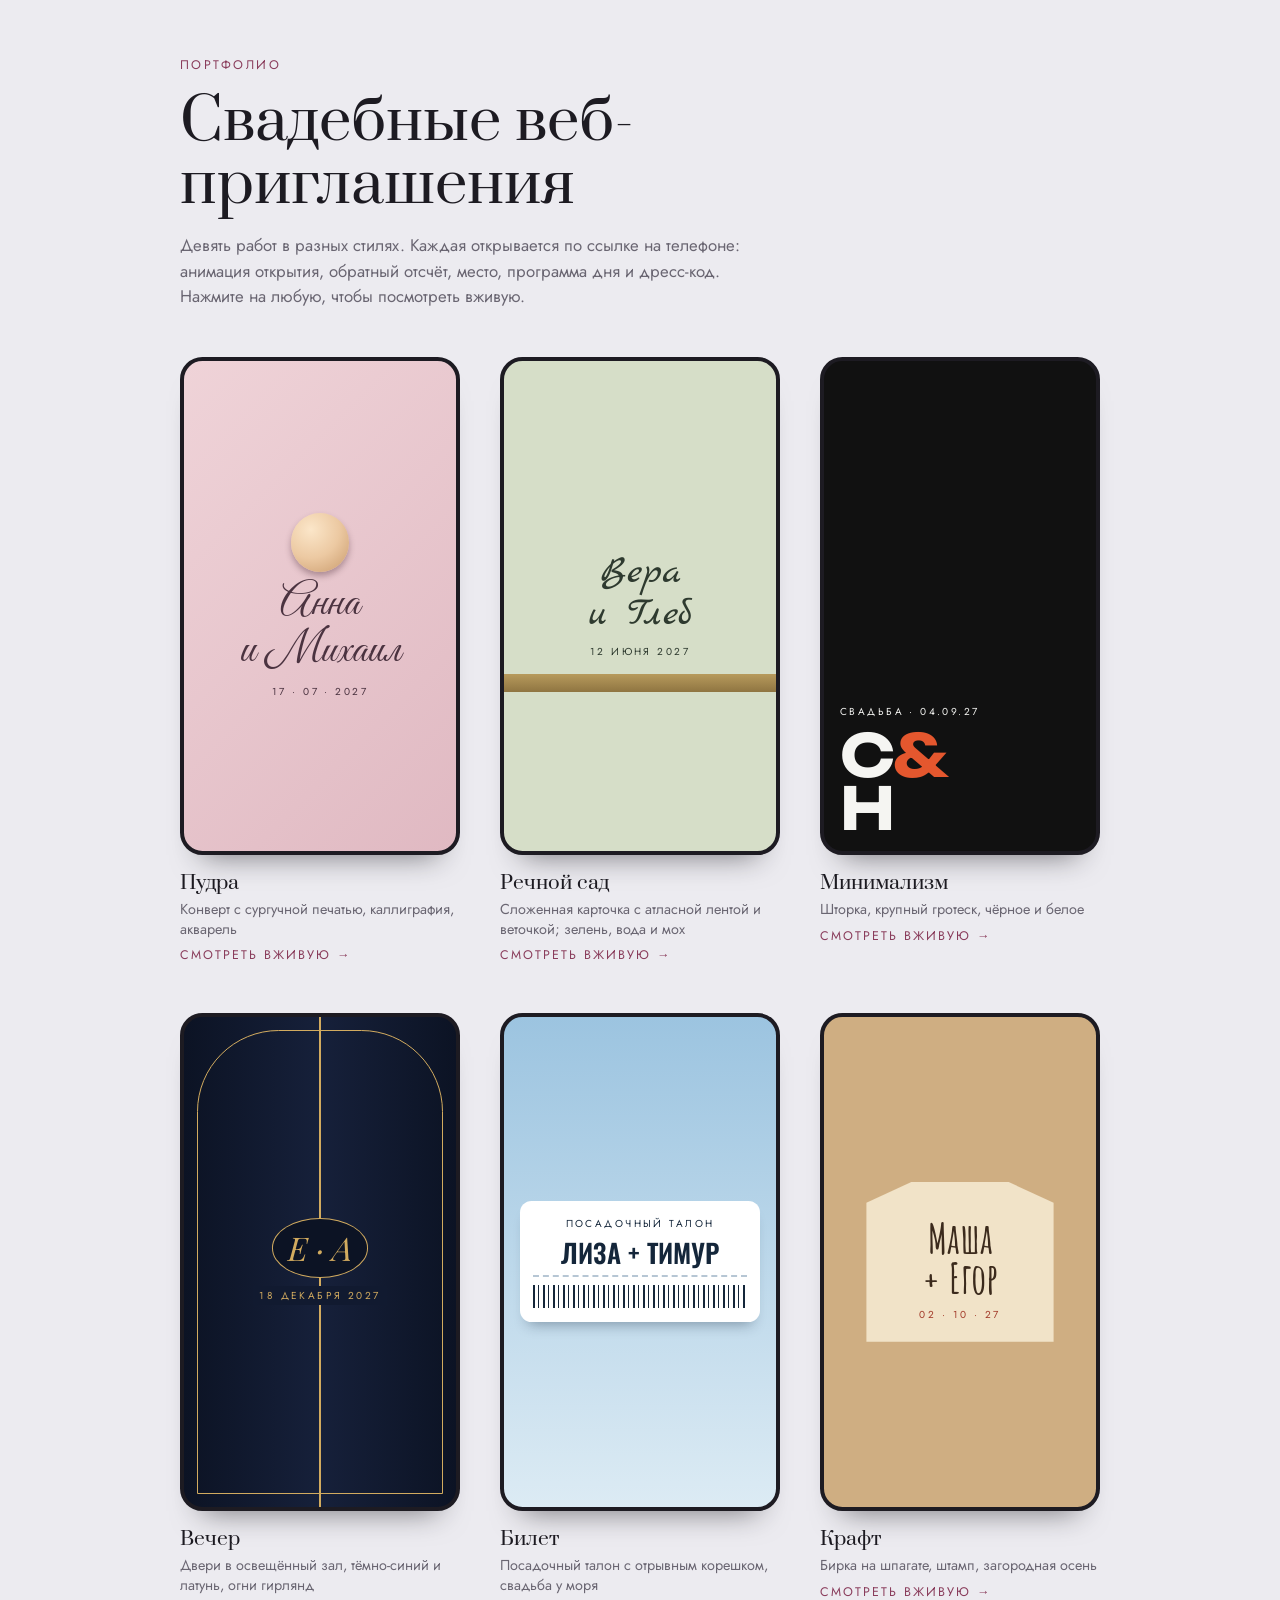
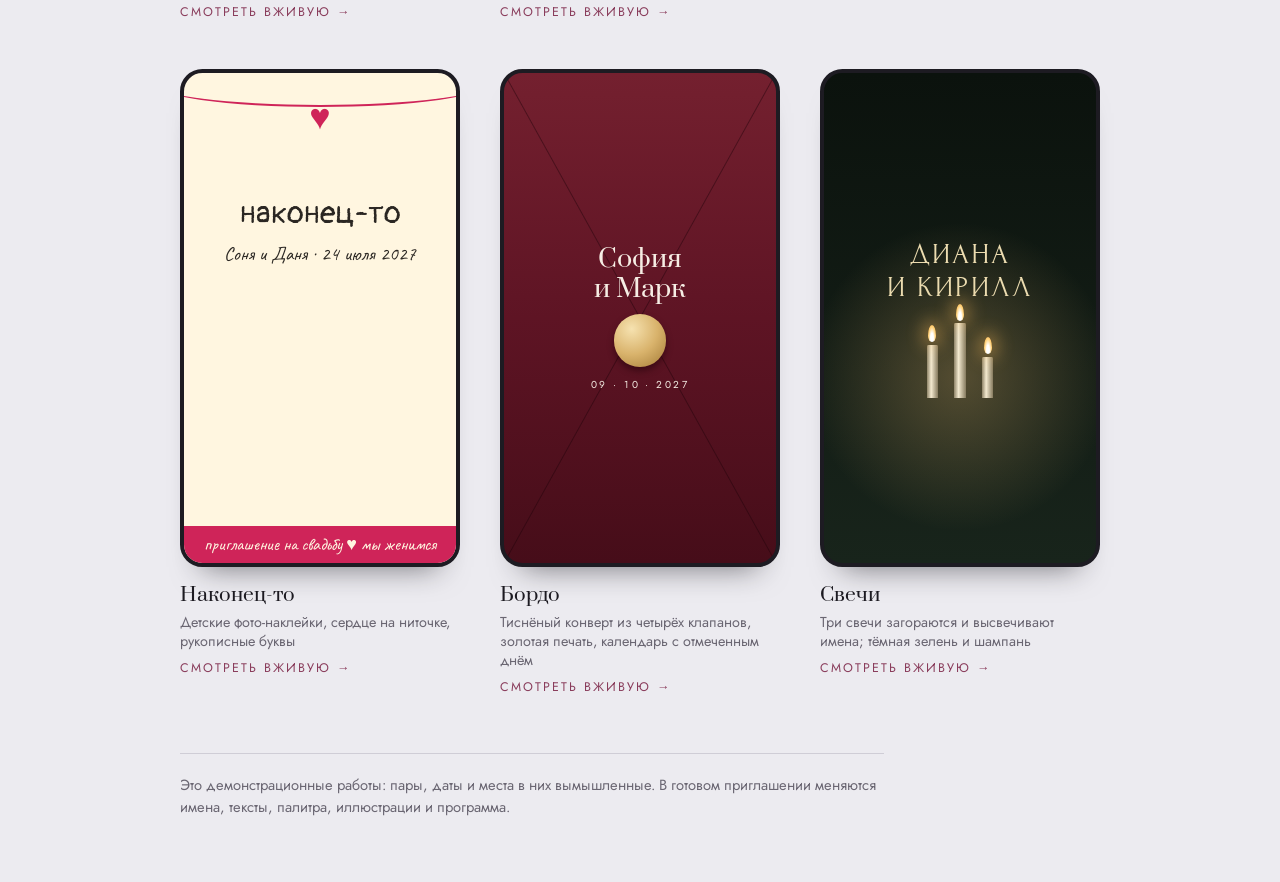
<file: index.html>
<!doctype html>
<html lang="ru">
<head>
<meta charset="utf-8">
<meta name="viewport" content="width=device-width,initial-scale=1,viewport-fit=cover">
<meta name="robots" content="noindex,nofollow">
<meta name="theme-color" content="#ecebf0">
<title>Свадебные веб-приглашения</title>
<meta property="og:type" content="website">
<meta property="og:title" content="Свадебные веб-приглашения">
<meta property="og:description" content="Портфолио: девять приглашений с анимацией открытия. Откройте любое на телефоне.">
<meta property="og:url" content="https://aalyubaevapple-oss.github.io/invitation/">
<meta property="og:image" content="https://aalyubaevapple-oss.github.io/invitation/og/portfolio.jpg">
<meta property="og:image:width" content="1200">
<meta property="og:image:height" content="630">
<meta name="twitter:card" content="summary_large_image">
<meta name="description" content="Портфолио: девять веб-приглашений на свадьбу с анимацией открытия, обратным отсчётом, местом, программой дня и дресс-кодом.">
<link rel="stylesheet" href="https://fonts.googleapis.com/css2?family=Amatic+SC:wght@700&family=Caveat:wght@500&family=Pangolin&family=Great+Vibes&family=Jost:wght@400;500&family=Marck+Script&family=Oswald:wght@600&family=Playfair+Display:ital@1&family=Prata&family=Forum&family=Unbounded:wght@700&display=swap">
<style>
/* Витрина: спокойный холодный фон, афиши-«телефоны» в сетке, вся карточка — ссылка. */
:root{
  --bg:#ecebf0; --ink:#1d1b22; --soft:#6a6672; --line:#cfcdd6; --accent:#8a3d5c;
  --display:"Prata",Georgia,serif; --body:"Jost","Helvetica Neue",Arial,sans-serif;
}
*{box-sizing:border-box}
body{margin:0;background:var(--bg);color:var(--ink);font-family:var(--body);font-size:1.05rem;line-height:1.5;-webkit-font-smoothing:antialiased}
.wrap{max-width:70rem;margin:0 auto;padding-inline:1.25rem;padding-block:3.5rem 4rem}
header{max-width:40rem;display:flex;flex-direction:column;gap:1rem;margin-bottom:3rem}
.eyebrow{font-size:.78rem;letter-spacing:.2em;text-transform:uppercase;color:var(--accent)}
h1{font-family:var(--display);font-weight:400;font-size:clamp(2.2rem,8vw,3.6rem);line-height:1.1;margin:0;text-wrap:balance}
header p{margin:0;color:var(--soft);max-width:36rem}
.grid{display:grid;grid-template-columns:repeat(2,minmax(0,1fr));gap:2rem 1rem;list-style:none;margin:0;padding:0}
.work{display:flex;flex-direction:column;gap:.9rem;color:inherit;text-decoration:none}
.work:focus-visible{outline:2px solid var(--accent);outline-offset:6px;border-radius:1.6rem}
.phone{container-type:inline-size;aspect-ratio:9/16;border-radius:1.4rem;border:.3rem solid #1d1b22;overflow:hidden;position:relative;
  display:flex;flex-direction:column;align-items:center;justify-content:center;gap:.6rem;text-align:center;padding:1rem;
  box-shadow:0 22px 30px -22px rgba(29,27,34,.6);transition:transform .35s ease}
.work:hover .phone{transform:translateY(-.4rem)}
.meta{display:flex;flex-direction:column;gap:.15rem}
.meta b{font-family:var(--display);font-weight:400;font-size:1.2rem}
.meta span{color:var(--soft);font-size:.9rem;line-height:1.35}
.meta em{font-style:normal;font-size:.78rem;letter-spacing:.16em;text-transform:uppercase;color:var(--accent);margin-top:.3rem}
.names{line-height:1.05}
.cap{font-size:4.2cqw;letter-spacing:.24em;text-transform:uppercase}

.p1{background:linear-gradient(135deg,#efd3d8,#e0b9c2);color:#4b3340}
.p1 .names{font-family:"Great Vibes",cursive;font-size:18.4cqw}
.p1 .dot{width:24.5cqw;height:24.5cqw;border-radius:50%;background:radial-gradient(circle at 34% 28%,#fbe6c9,#ecc9a2 50%,#c99a6b);box-shadow:0 4px 6px rgba(60,30,40,.35)}
.p2{background:#d6dec8;color:#2e3a2f}
.p2 .names{font-family:"Marck Script",cursive;font-size:16.3cqw}
.p2::after{content:"";position:absolute;left:0;right:0;top:64%;height:7.5cqw;background:linear-gradient(180deg,#b79a5c,#8f7541)}
.p3{background:#111;color:#f5f5f2;align-items:flex-start;justify-content:flex-end;text-align:left}
.p3 .names{font-family:"Unbounded",sans-serif;font-weight:700;font-size:24.5cqw;line-height:.9;letter-spacing:-.04em}
.p3 .names i{font-style:normal;color:#e4572e}
.p4{background:linear-gradient(90deg,#0c1324,#16203a 49.6%,#d2ab5f 49.6%,#d2ab5f 50.4%,#16203a 50.4%,#0c1324);color:#d2ab5f}
.p4::before{content:"";position:absolute;inset:5.4cqw;border:1px solid #d2ab5f;border-radius:34.0cqw 34.0cqw 0 0}
.p4 .names{font-family:"Playfair Display",serif;font-style:italic;font-size:13.6cqw;background:#0c1324;padding:4.8cqw 6.1cqw;border-radius:50%;box-shadow:0 0 0 1px #d2ab5f;position:relative}
.p4 .cap{position:relative;background:#111a30;padding:0.7cqw 2.7cqw}
.p5{background:linear-gradient(180deg,#9cc4e0,#dcebf4);color:#14263a}
.p5 .tk{background:#fff;border-radius:4.8cqw;padding:6.1cqw 5.4cqw;width:100%;display:flex;flex-direction:column;gap:3.4cqw;box-shadow:0 10px 14px -8px rgba(20,38,58,.4)}
.p5 .names{font-family:"Oswald",sans-serif;font-weight:600;font-size:10.9cqw;text-transform:uppercase}
.p5 .bar{height:9.5cqw;border-top:2px dashed #b6c6d4;padding-top:3.4cqw;background:repeating-linear-gradient(90deg,#14263a 0 2px,transparent 2px 5px,#14263a 5px 6px,transparent 6px 10px) content-box;box-sizing:content-box}
.p6{background:#cfae82;color:#3b2a1c}
.p6 .tag{background:#f1e3c8;clip-path:polygon(24% 0,76% 0,100% 13%,100% 100%,0 100%,0 13%);padding:15.0cqw 6.1cqw 8.2cqw;width:78%;display:flex;flex-direction:column;align-items:center;gap:3.4cqw}
.p6 .names{font-family:"Amatic SC",cursive;font-weight:700;font-size:17.7cqw;line-height:.95}
.p6 .cap{color:#a23b2a}
@media (min-width:48rem){.grid{grid-template-columns:repeat(3,minmax(0,1fr));gap:3rem 2.5rem}.wrap{max-width:60rem}}
.p7{background:#fff6e0;color:#2a2622;justify-content:flex-start;padding-top:0}
.p7 .str{width:140%;height:20cqw;border-bottom:1cqw solid #cf2459;border-radius:0 0 50% 50%;margin-top:-6cqw}
.p7 .hrt{color:#cf2459;font-size:15cqw;line-height:1;margin-top:-7cqw}
.p7 .names{font-family:"Pangolin",cursive;font-size:13cqw;margin-top:22cqw}
.p7 .cap{font-family:"Caveat",cursive;font-size:8cqw;letter-spacing:0;text-transform:none}
.p7::after{content:"приглашение на свадьбу ♥ мы женимся";position:absolute;left:0;right:0;bottom:0;background:#cf2459;color:#fff6e0;font-family:"Caveat",cursive;font-size:7.5cqw;white-space:nowrap;overflow:hidden;padding:2cqw 4cqw}
.p8{color:#f6ede4;background:linear-gradient(to top right,transparent calc(50% - 1px),rgba(30,0,8,.45) 50%,transparent calc(50% + 1px)),linear-gradient(to bottom right,transparent calc(50% - 1px),rgba(30,0,8,.45) 50%,transparent calc(50% + 1px)),linear-gradient(180deg,#74202f,#5e1424 50%,#460d19)}
.p8 .dot{width:22cqw;height:22cqw;border-radius:50%;background:radial-gradient(circle at 34% 28%,#f6e2b0,#d9b36c 50%,#a37a35);box-shadow:0 4px 6px rgba(30,0,8,.5)}
.p8 .names{font-family:"Prata",serif;font-size:10.5cqw;line-height:1.2}
.p9{background:radial-gradient(ellipse 80% 45% at 50% 62%,rgba(255,200,120,.28),transparent 70%),linear-gradient(180deg,#0b120d,#18241b);color:#ecdcb0}
.p9 .names{font-family:"Forum",serif;font-size:12cqw;letter-spacing:.07em;text-transform:uppercase;line-height:1.15}
.p9 .cs{display:flex;align-items:flex-end;gap:7cqw;margin-top:4cqw}
.p9 .cs i{width:4.6cqw;height:22cqw;border-radius:.6cqw .6cqw 0 0;background:linear-gradient(90deg,#8f8468,#f4ead0 38%,#857a5e);position:relative}
.p9 .cs i:nth-child(2){height:31cqw}
.p9 .cs i:nth-child(3){height:17cqw}
.p9 .cs i::before{content:"";position:absolute;left:50%;bottom:calc(100% + 1.2cqw);width:3.4cqw;height:7cqw;margin-left:-1.7cqw;border-radius:50% 50% 50% 50% / 64% 64% 36% 36%;background:radial-gradient(ellipse at 50% 75%,#fff 0 25%,#ffd27a 60%,#ffa63c);box-shadow:0 0 7cqw 2cqw rgba(255,190,90,.45)}
footer{margin-top:3.5rem;padding-top:1.25rem;border-top:1px solid var(--line);color:var(--soft);font-size:.92rem;max-width:44rem}
</style>
</head>
<body>
<div class="wrap">
  <header>
    <div class="eyebrow">Портфолио</div>
    <h1>Свадебные веб-приглашения</h1>
    <p>Девять работ в разных стилях. Каждая открывается по ссылке на телефоне: анимация открытия, обратный отсчёт, место, программа дня и дресс-код. Нажмите на любую, чтобы посмотреть вживую.</p>
  </header>

  <ul class="grid">
    <li><a class="work" href="pudra/">
      <div class="phone p1"><div class="dot"></div><div class="names">Анна<br>и Михаил</div><div class="cap">17 · 07 · 2027</div></div>
      <div class="meta"><b>Пудра</b><span>Конверт с сургучной печатью, каллиграфия, акварель</span><em>Смотреть вживую →</em></div>
    </a></li>
    <li><a class="work" href="garden/">
      <div class="phone p2"><div class="names">Вера<br>и Глеб</div><div class="cap">12 июня 2027</div></div>
      <div class="meta"><b>Речной сад</b><span>Сложенная карточка с атласной лентой и веточкой; зелень, вода и мох</span><em>Смотреть вживую →</em></div>
    </a></li>
    <li><a class="work" href="mono/">
      <div class="phone p3"><div class="cap">Свадьба · 04.09.27</div><div class="names">С<i>&amp;</i><br>Н</div></div>
      <div class="meta"><b>Минимализм</b><span>Шторка, крупный гротеск, чёрное и белое</span><em>Смотреть вживую →</em></div>
    </a></li>
    <li><a class="work" href="evening/">
      <div class="phone p4"><div class="names">Е · А</div><div class="cap">18 декабря 2027</div></div>
      <div class="meta"><b>Вечер</b><span>Двери в освещённый зал, тёмно-синий и латунь, огни гирлянд</span><em>Смотреть вживую →</em></div>
    </a></li>
    <li><a class="work" href="ticket/">
      <div class="phone p5"><div class="tk"><div class="cap">Посадочный талон</div><div class="names">Лиза + Тимур</div><div class="bar"></div></div></div>
      <div class="meta"><b>Билет</b><span>Посадочный талон с отрывным корешком, свадьба у моря</span><em>Смотреть вживую →</em></div>
    </a></li>
    <li><a class="work" href="kraft/">
      <div class="phone p6"><div class="tag"><div class="names">Маша<br>+ Егор</div><div class="cap">02 · 10 · 27</div></div></div>
      <div class="meta"><b>Крафт</b><span>Бирка на шпагате, штамп, загородная осень</span><em>Смотреть вживую →</em></div>
    </a></li>
    <li><a class="work" href="finally/">
      <div class="phone p7"><div class="str"></div><div class="hrt">♥</div><div class="names">наконец-то</div><div class="cap">Соня и Даня · 24 июля 2027</div></div>
      <div class="meta"><b>Наконец-то</b><span>Детские фото-наклейки, сердце на ниточке, рукописные буквы</span><em>Смотреть вживую →</em></div>
    </a></li>
    <li><a class="work" href="bordo/">
      <div class="phone p8"><div class="names">София<br>и Марк</div><div class="dot"></div><div class="cap">09 · 10 · 2027</div></div>
      <div class="meta"><b>Бордо</b><span>Тиснёный конверт из четырёх клапанов, золотая печать, календарь с отмеченным днём</span><em>Смотреть вживую →</em></div>
    </a></li>
    <li><a class="work" href="candle/">
      <div class="phone p9"><div class="names">Диана<br>и Кирилл</div><div class="cs"><i></i><i></i><i></i></div></div>
      <div class="meta"><b>Свечи</b><span>Три свечи загораются и высвечивают имена; тёмная зелень и шампань</span><em>Смотреть вживую →</em></div>
    </a></li>
  </ul>

  <footer>Это демонстрационные работы: пары, даты и места в них вымышленные. В готовом приглашении меняются имена, тексты, палитра, иллюстрации и программа.</footer>
</div>
</body>
</html>
</file>
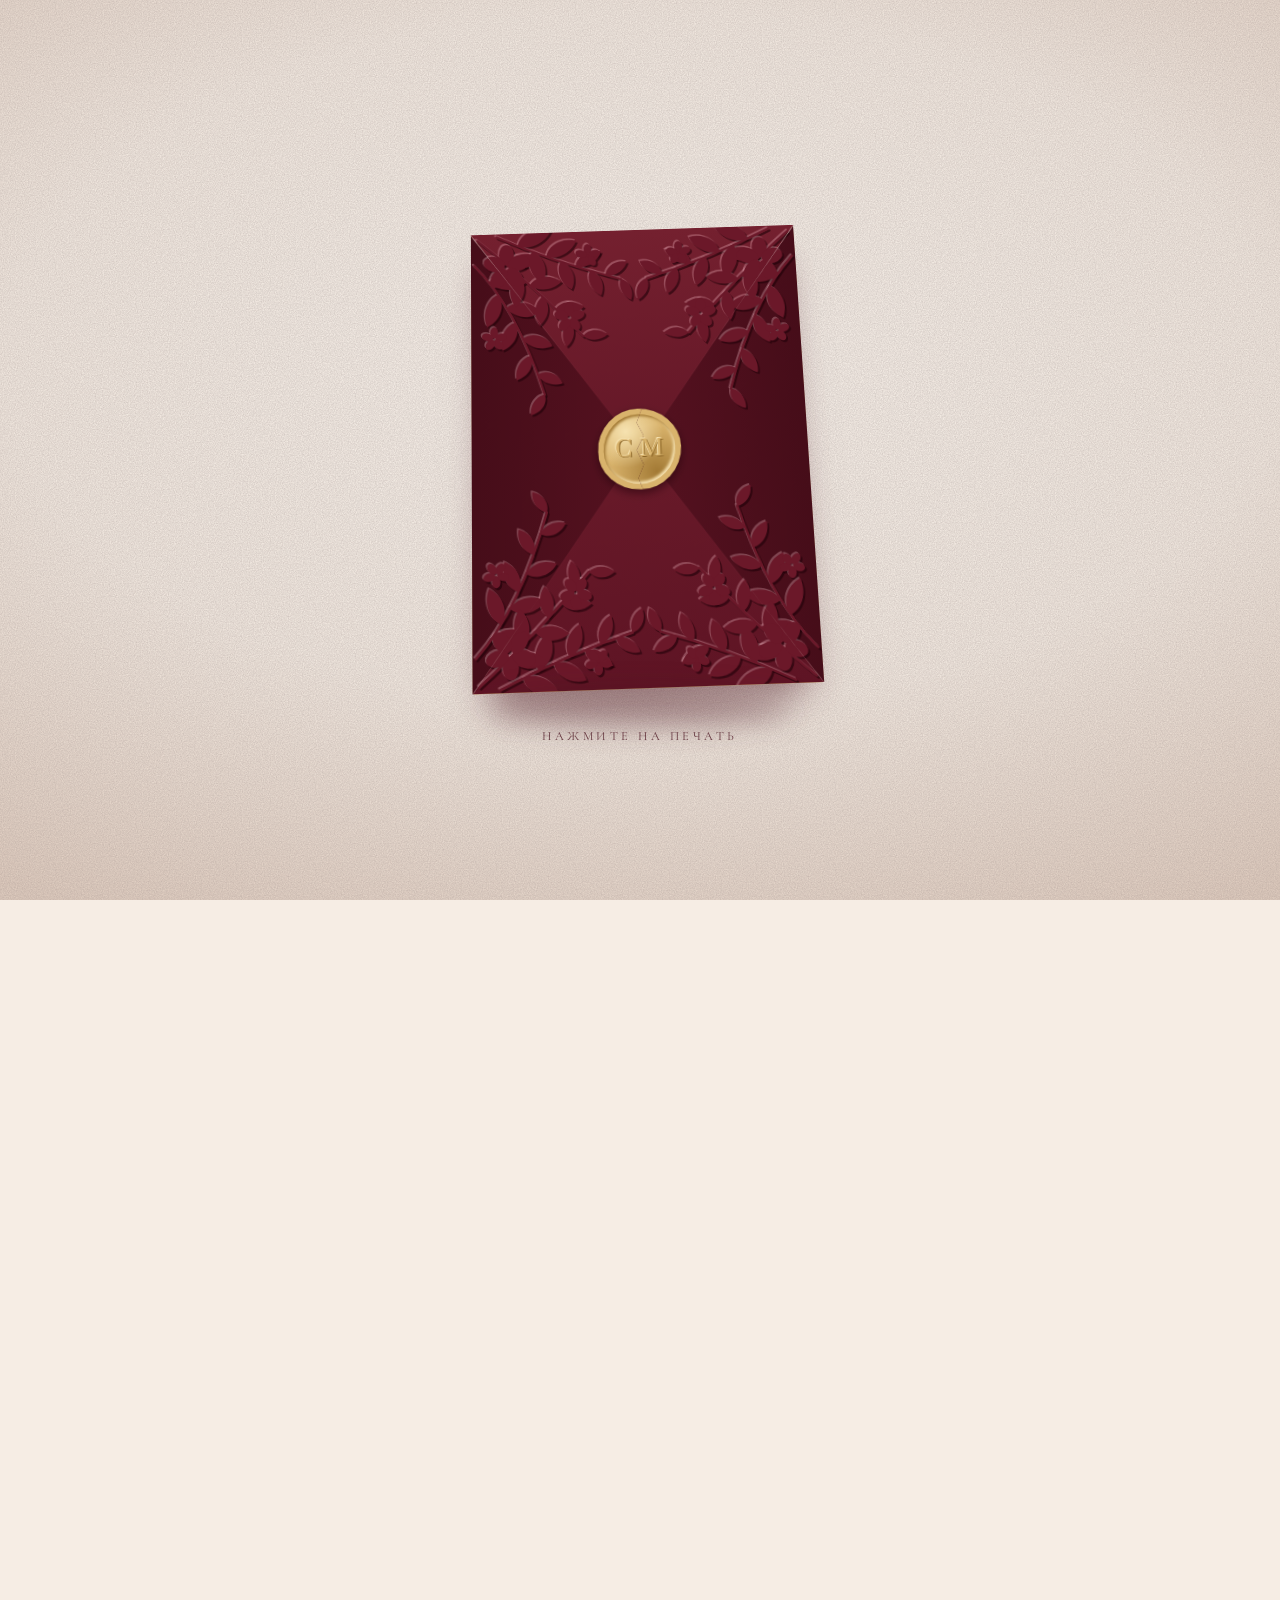
<file: bordo/index.html>
<!doctype html>
<html lang="ru">
<head>
<meta charset="utf-8">
<meta name="viewport" content="width=device-width,initial-scale=1,viewport-fit=cover">
<meta name="robots" content="noindex,nofollow">
<meta name="theme-color" content="#5e1424">
<title>Бордо · София и Марк</title>
<meta property="og:type" content="website">
<meta property="og:title" content="София и Марк приглашают на свадьбу">
<meta property="og:description" content="9 октября 2027 года. Откройте конверт.">
<meta property="og:url" content="https://aalyubaevapple-oss.github.io/invitation/bordo/">
<meta property="og:image" content="https://aalyubaevapple-oss.github.io/invitation/og/bordo.jpg">
<meta property="og:image:width" content="1200">
<meta property="og:image:height" content="630">
<meta name="twitter:card" content="summary_large_image">
<link rel="stylesheet" href="https://fonts.googleapis.com/css2?family=Cormorant+Garamond:ital,wght@0,400;0,500;1,400&family=Prata&display=swap">
<link rel="stylesheet" href="../assets/engine.css">
<style>
/* Бордо и крем: конверт из четырёх тиснёных клапанов с золотой печатью, антиква, календарь с отмеченным днём. */
:root{
  --paper:#f6ede4; --ink:#4a1420; --ink-soft:#8c6a66; --line:#d6bfb2; --accent:#8c1c2e; --card:#5e1424;
  --grain:var(--grain-url);
  --display:"Prata","Playfair Display",Georgia,serif;
  --body:"Cormorant Garamond","Cormorant",Georgia,serif;
  --h1-size:clamp(2.6rem,12.5vw,3.5rem); --h2-size:1.8rem; --h-lh:1.15; --fs-body:1.18rem;
  --num-font:var(--display); --num-style:normal; --num-size:2rem;
  --pill-bg:var(--accent); --pill-fg:#f6ede4;
  --card-shadow:0 14px 26px -18px rgba(74,20,32,.7);
  --w-sky:#f0dcd3; --w-leaf1:#8a9a78; --w-leaf2:#5d6f55; --w-water:#e6cfc4; --w-bloom:#8c1c2e; --w-reed:#6b4a3a;
  --env:#5e1424; --env-hi:#74202f; --env-lo:#460d19;
  --seal:#d9b36c; --seal-hi:#f6e2b0; --seal-lo:#a37a35;
  --cw:min(76vw,21rem,48vh);
  --bg-delay:1.95s;
}
.dress,.back,.plan.cards li{color:#f6ede4}
.plan.cards time{color:var(--seal)}
.dress .sw i{box-shadow:inset 0 0 0 1px rgba(246,237,228,.35)}
.cal{width:100%;max-width:19rem;display:grid;grid-template-columns:repeat(7,1fr);row-gap:.3rem;font-variant-numeric:lining-nums;line-height:1}
.cal strong{grid-column:1/-1;font-family:var(--display);font-weight:400;font-size:1.5rem;padding-bottom:.7rem}
.cal em{font-style:normal;font-size:.68rem;letter-spacing:.14em;text-transform:uppercase;color:var(--ink-soft);padding-bottom:.4rem}
.cal span{display:grid;place-items:center;height:2.3rem;font-size:1.12rem}
.cal .on{position:relative;color:#f6ede4;font-weight:500}
.cal .on svg{position:absolute;left:50%;top:50%;width:2.5rem;height:2.5rem;margin:-1.2rem 0 0 -1.25rem;z-index:-1;fill:var(--accent)}
.cal .on{z-index:0}
/* Конверт: четыре клапана на петлях по краям, под ними карточка, сверху печать. */
.opener .bg{background:var(--grain-url),radial-gradient(ellipse 90% 70% at 50% 40%,#fbf5ee,var(--paper) 55%,#e3d0c2)}
.stage{position:absolute;inset:0;display:grid;place-items:center;perspective:1300px;animation:float 6s ease-in-out infinite;transition:opacity .5s ease 2.15s}
.stage::after{content:"";position:absolute;left:50%;top:50%;width:calc(var(--cw) * .9);height:2.2rem;margin:calc(var(--cw) * .72) 0 0 calc(var(--cw) * -.45);
  border-radius:50%;background:rgba(74,20,32,.35);filter:blur(14px);transition:opacity .5s ease .5s}
.env4{position:relative;width:var(--cw);aspect-ratio:5/7;transform-style:preserve-3d;
  transform:rotateX(calc(14deg + var(--rx,0deg))) rotateY(var(--ry,0deg)) rotateZ(-2deg);transition:transform .35s ease-out}
.env4>*{position:absolute;inset:0}
.e-card{border-radius:.12rem;background:var(--grain-url),linear-gradient(180deg,#fffaf2,#f5eadc);
  box-shadow:inset 0 0 0 1px #c9a86a,inset 0 0 0 .4rem #fffaf2,inset 0 0 0 calc(.4rem + 1px) #e2cfa6,0 1.4rem 2.2rem -1rem rgba(74,20,32,.6);
  display:flex;flex-direction:column;align-items:center;justify-content:center;gap:.8rem;text-align:center;color:var(--ink)}
.e-card small{font-size:.6rem;letter-spacing:.3em;text-transform:uppercase;color:var(--ink-soft)}
.e-card b{font-family:var(--display);font-weight:400;font-size:calc(var(--cw) * .115);line-height:1.2}
.e-card b i{font-style:normal;font-size:.6em;color:var(--accent)}
.e-card span{font-size:.85rem;letter-spacing:.2em}
.fp{transform-style:preserve-3d;transition:transform 1s cubic-bezier(.5,.05,.3,1)}
.fp>*{position:absolute;inset:0;backface-visibility:hidden;-webkit-backface-visibility:hidden}
.fp .in{background:repeating-linear-gradient(45deg,#e6cc98 0 6px,#d3b473 6px 7px)}
.rel{position:absolute;inset:0;width:100%;height:100%}
.fp.l{transform-origin:0 50%;transform:translateZ(2px);transition-delay:.8s}
.fp.r{transform-origin:100% 50%;transform:translateZ(2px);transition-delay:.8s}
.fp.b{transform-origin:50% 100%;transform:translateZ(3px);transition-delay:.55s}
.fp.t{transform-origin:50% 0;transform:translateZ(4px);transition-delay:.3s}
.fp.l .out{clip-path:polygon(0 0,50.5% 50%,0 100%);background:linear-gradient(90deg,var(--env-lo),var(--env) 80%)}
.fp.r .out{clip-path:polygon(100% 0,49.5% 50%,100% 100%);background:linear-gradient(270deg,var(--env-lo),var(--env) 80%)}
.fp.b .out{clip-path:polygon(0 100%,50% 49.5%,100% 100%);background:linear-gradient(0deg,var(--env),var(--env-hi))}
.fp.t .out{clip-path:polygon(0 0,100% 0,50% 50.5%);background:linear-gradient(180deg,var(--env-hi),var(--env) 70%,var(--env-lo))}
.fp.l .in{clip-path:polygon(100% 0,49.5% 50%,100% 100%);transform:rotateY(180deg)}
.fp.r .in{clip-path:polygon(0 0,50.5% 50%,0 100%);transform:rotateY(180deg)}
.fp.b .in{clip-path:polygon(0 0,50% 50.5%,100% 0);transform:rotateX(180deg)}
.fp.t .in{clip-path:polygon(0 100%,100% 100%,50% 49.5%);transform:rotateX(180deg)}
.seal{inset:auto;left:50%;top:50%;width:5.2rem;height:5.2rem;margin:-2.6rem 0 0 -2.6rem;transform:translateZ(7px);filter:drop-shadow(0 4px 5px rgba(30,0,8,.55))}
.half{position:absolute;inset:0;transition:transform .7s cubic-bezier(.3,.7,.3,1),opacity .55s ease .15s}
.half.a{clip-path:polygon(0 0,54% 0,47% 18%,55% 34%,46% 52%,54% 70%,47% 86%,52% 100%,0 100%)}
.half.b{clip-path:polygon(54% 0,100% 0,100% 100%,52% 100%,47% 86%,54% 70%,46% 52%,55% 34%,47% 18%)}
.wax{position:absolute;inset:0;border-radius:49% 51% 50% 50% / 52% 48% 52% 48%;
  background:radial-gradient(circle at 34% 28%,var(--seal-hi),transparent 46%),radial-gradient(circle at 70% 78%,var(--seal-lo),transparent 55%),var(--seal);
  box-shadow:inset 0 0 0 .36rem var(--seal),inset .1rem .12rem .18rem .36rem var(--seal-lo),inset -.08rem -.1rem .18rem .4rem var(--seal-hi);
  display:grid;place-items:center;font-family:var(--display);font-size:1.45rem;letter-spacing:.04em;line-height:1;color:var(--seal);
  text-shadow:1px 1.4px .5px #8a6426,-1px -1px .5px var(--seal-hi)}
.hint{top:calc(50% + var(--cw) * .7 + 2.6rem);color:var(--ink);opacity:.8}
@keyframes float{50%{transform:translateY(-.45rem)}}
.open .stage::after{opacity:0}
.open .half.a{transform:translate(-1.7rem,1.1rem) rotate(-16deg);opacity:0}
.open .half.b{transform:translate(1.7rem,1.1rem) rotate(16deg);opacity:0}
.open .fp.t{transform:translateZ(4px) rotateX(168deg)}
.open .fp.b{transform:translateZ(3px) rotateX(-168deg)}
.open .fp.l{transform:translateZ(2px) rotateY(-168deg)}
.open .fp.r{transform:translateZ(2px) rotateY(168deg)}
.open .env4{transform:scale(2.1) rotateX(0deg);transition:transform .85s cubic-bezier(.6,0,.8,.4) 1.85s}
.open .stage{opacity:0}
</style>
</head>
<body>
<svg width="0" height="0" style="position:absolute" aria-hidden="true"><defs><g id="rall"><g id="rq"><path d="M1 10Q14 24 22 52" fill="none" stroke="currentColor" stroke-width=".7" stroke-linecap="round"/><path d="M0 0C5-7 17-8 25 0 17 7 5 6 0 0Z" transform="translate(5.5 15.5) rotate(4) scale(0.46)" fill="currentColor"/><path d="M0 0C5-7 17-8 25 0 17 7 5 6 0 0Z" transform="translate(8.3 19.6) rotate(108) scale(0.44)" fill="currentColor"/><path d="M0 0C5-7 17-8 25 0 17 7 5 6 0 0Z" transform="translate(10.9 24.0) rotate(11) scale(0.42)" fill="currentColor"/><path d="M0 0C5-7 17-8 25 0 17 7 5 6 0 0Z" transform="translate(13.4 28.8) rotate(114) scale(0.39)" fill="currentColor"/><path d="M0 0C5-7 17-8 25 0 17 7 5 6 0 0Z" transform="translate(15.8 34.0) rotate(17) scale(0.37)" fill="currentColor"/><path d="M0 0C5-7 17-8 25 0 17 7 5 6 0 0Z" transform="translate(18.0 39.6) rotate(120) scale(0.35)" fill="currentColor"/><path d="M0 0C5-7 17-8 25 0 17 7 5 6 0 0Z" transform="translate(20.1 45.6) rotate(22) scale(0.32)" fill="currentColor"/><path d="M0 0C5-7 17-8 25 0 17 7 5 6 0 0Z" transform="translate(22.0 52.0) rotate(124) scale(0.30)" fill="currentColor"/><path d="M8 1Q26 10 46 16" fill="none" stroke="currentColor" stroke-width=".7" stroke-linecap="round"/><path d="M0 0C5-7 17-8 25 0 17 7 5 6 0 0Z" transform="translate(14.5 4.1) rotate(-25) scale(0.46)" fill="currentColor"/><path d="M0 0C5-7 17-8 25 0 17 7 5 6 0 0Z" transform="translate(18.9 6.1) rotate(74) scale(0.44)" fill="currentColor"/><path d="M0 0C5-7 17-8 25 0 17 7 5 6 0 0Z" transform="translate(23.3 7.9) rotate(-28) scale(0.42)" fill="currentColor"/><path d="M0 0C5-7 17-8 25 0 17 7 5 6 0 0Z" transform="translate(27.7 9.7) rotate(71) scale(0.39)" fill="currentColor"/><path d="M0 0C5-7 17-8 25 0 17 7 5 6 0 0Z" transform="translate(32.2 11.4) rotate(-30) scale(0.37)" fill="currentColor"/><path d="M0 0C5-7 17-8 25 0 17 7 5 6 0 0Z" transform="translate(36.7 13.0) rotate(69) scale(0.35)" fill="currentColor"/><path d="M0 0C5-7 17-8 25 0 17 7 5 6 0 0Z" transform="translate(41.3 14.6) rotate(-32) scale(0.32)" fill="currentColor"/><path d="M0 0C5-7 17-8 25 0 17 7 5 6 0 0Z" transform="translate(46.0 16.0) rotate(67) scale(0.30)" fill="currentColor"/><path d="M2 2Q16 14 34 34" fill="none" stroke="currentColor" stroke-width=".7" stroke-linecap="round"/><path d="M0 0C5-7 17-8 25 0 17 7 5 6 0 0Z" transform="translate(10.8 9.9) rotate(-7) scale(0.44)" fill="currentColor"/><path d="M0 0C5-7 17-8 25 0 17 7 5 6 0 0Z" transform="translate(14.4 13.4) rotate(94) scale(0.42)" fill="currentColor"/><path d="M0 0C5-7 17-8 25 0 17 7 5 6 0 0Z" transform="translate(18.1 17.1) rotate(-5) scale(0.39)" fill="currentColor"/><path d="M0 0C5-7 17-8 25 0 17 7 5 6 0 0Z" transform="translate(21.9 21.0) rotate(96) scale(0.37)" fill="currentColor"/><path d="M0 0C5-7 17-8 25 0 17 7 5 6 0 0Z" transform="translate(25.8 25.1) rotate(-3) scale(0.35)" fill="currentColor"/><path d="M0 0C5-7 17-8 25 0 17 7 5 6 0 0Z" transform="translate(29.9 29.4) rotate(97) scale(0.32)" fill="currentColor"/><path d="M0 0C5-7 17-8 25 0 17 7 5 6 0 0Z" transform="translate(34.0 34.0) rotate(-2) scale(0.30)" fill="currentColor"/><ellipse cx="11.0" cy="7.0" rx="3.38" ry="2.34" transform="rotate(-90 11.0 7.0)" fill="currentColor"/><ellipse cx="14.8" cy="9.8" rx="3.38" ry="2.34" transform="rotate(-18 14.8 9.8)" fill="currentColor"/><ellipse cx="13.4" cy="14.3" rx="3.38" ry="2.34" transform="rotate(54 13.4 14.3)" fill="currentColor"/><ellipse cx="8.6" cy="14.3" rx="3.38" ry="2.34" transform="rotate(126 8.6 14.3)" fill="currentColor"/><ellipse cx="7.2" cy="9.8" rx="3.38" ry="2.34" transform="rotate(198 7.2 9.8)" fill="currentColor"/><ellipse cx="30.0" cy="25.4" rx="2.18" ry="1.51" transform="rotate(-90 30.0 25.4)" fill="currentColor"/><ellipse cx="32.5" cy="27.2" rx="2.18" ry="1.51" transform="rotate(-18 32.5 27.2)" fill="currentColor"/><ellipse cx="31.5" cy="30.1" rx="2.18" ry="1.51" transform="rotate(54 31.5 30.1)" fill="currentColor"/><ellipse cx="28.5" cy="30.1" rx="2.18" ry="1.51" transform="rotate(126 28.5 30.1)" fill="currentColor"/><ellipse cx="27.5" cy="27.2" rx="2.18" ry="1.51" transform="rotate(198 27.5 27.2)" fill="currentColor"/><ellipse cx="7.0" cy="31.9" rx="1.77" ry="1.22" transform="rotate(-90 7.0 31.9)" fill="currentColor"/><ellipse cx="9.0" cy="33.4" rx="1.77" ry="1.22" transform="rotate(-18 9.0 33.4)" fill="currentColor"/><ellipse cx="8.2" cy="35.7" rx="1.77" ry="1.22" transform="rotate(54 8.2 35.7)" fill="currentColor"/><ellipse cx="5.8" cy="35.7" rx="1.77" ry="1.22" transform="rotate(126 5.8 35.7)" fill="currentColor"/><ellipse cx="5.0" cy="33.3" rx="1.77" ry="1.22" transform="rotate(198 5.0 33.3)" fill="currentColor"/><ellipse cx="36.0" cy="5.9" rx="1.77" ry="1.22" transform="rotate(-90 36.0 5.9)" fill="currentColor"/><ellipse cx="38.0" cy="7.4" rx="1.77" ry="1.22" transform="rotate(-18 38.0 7.4)" fill="currentColor"/><ellipse cx="37.2" cy="9.7" rx="1.77" ry="1.22" transform="rotate(54 37.2 9.7)" fill="currentColor"/><ellipse cx="34.8" cy="9.7" rx="1.77" ry="1.22" transform="rotate(126 34.8 9.7)" fill="currentColor"/><ellipse cx="34.0" cy="7.3" rx="1.77" ry="1.22" transform="rotate(198 34.0 7.3)" fill="currentColor"/></g><use href="#rq" transform="translate(100 0) scale(-1 1)"/><use href="#rq" transform="translate(0 140) scale(1 -1)"/><use href="#rq" transform="translate(100 140) scale(-1 -1)"/></g><symbol id="relief" viewBox="0 0 100 140" preserveAspectRatio="none"><use href="#rall" transform="translate(.5 .6)" color="rgba(30,0,8,.6)"/><use href="#rall" transform="translate(-.4 -.5)" color="rgba(255,200,208,.3)"/><use href="#rall" color="#6b1829"/></symbol></defs></svg>
<div class="opener" id="opener" data-ms="2750" role="button" tabindex="0" aria-label="Открыть приглашение">
  <div class="bg"></div>
  <div class="stage">
    <div class="env4" data-tilt>
      <div class="e-card"><small>Приглашение на свадьбу</small><b>София<br><i>и</i><br>Марк</b><span>09 · 10 · 2027</span></div>
      <div class="fp l"><div class="out"><svg class="rel" viewBox="0 0 100 140" preserveAspectRatio="none" aria-hidden="true"><use href="#relief"/></svg></div><div class="in"></div></div>
      <div class="fp r"><div class="out"><svg class="rel" viewBox="0 0 100 140" preserveAspectRatio="none" aria-hidden="true"><use href="#relief"/></svg></div><div class="in"></div></div>
      <div class="fp b"><div class="out"><svg class="rel" viewBox="0 0 100 140" preserveAspectRatio="none" aria-hidden="true"><use href="#relief"/></svg></div><div class="in"></div></div>
      <div class="fp t"><div class="out"><svg class="rel" viewBox="0 0 100 140" preserveAspectRatio="none" aria-hidden="true"><use href="#relief"/></svg></div><div class="in"></div></div>
      <div class="seal">
        <span class="half a"><span class="wax">С М</span></span>
        <span class="half b"><span class="wax">С М</span></span>
      </div>
    </div>
  </div>
  <div class="hint">Нажмите на печать</div>
</div>
<main class="letter" id="letter"></main>
<script>
/* Календарь месяца свадьбы с отмеченным днём: строится из даты, чтобы не править вручную. */
function calendar(iso) {
  const d = new Date(iso), y = d.getFullYear(), m = d.getMonth(), day = d.getDate();
  const first = (new Date(y, m, 1).getDay() + 6) % 7, days = new Date(y, m + 1, 0).getDate();
  const name = new Date(y, m, 1).toLocaleDateString('ru-RU', {month: 'long'});
  const heart = '<svg viewBox="0 0 32 32" aria-hidden="true"><path d="M16 28C6 20 2 15 2 10a7 7 0 0 1 14-2 7 7 0 0 1 14 2c0 5-4 10-14 18Z"/></svg>';
  let h = '<div class="cal" role="img" aria-label="Календарь: ' + day + ' число отмечено"><strong>' + name[0].toUpperCase() + name.slice(1) + ' ' + y + '</strong>' +
    ['пн', 'вт', 'ср', 'чт', 'пт', 'сб', 'вс'].map(w => '<em>' + w + '</em>').join('') + '<span></span>'.repeat(first);
  for (let i = 1; i <= days; i++) h += i === day ? '<span class="on">' + heart + i + '</span>' : '<span>' + i + '</span>';
  return h + '</div>';
}
const DATE = '2027-10-09T15:30:00+03:00';
window.INVITE = {
  names: ['София', 'Марк'], joiner: 'и',
  date: DATE, dateFormat: 'long',
  art: 'html', artHtml: calendar(DATE),
  lead: 'Дорогие родные и друзья! Мы решили, что этой осенью станем семьёй, и приглашаем вас быть с нами в этот день.',
  titles: {count: 'До свадьбы', place: 'Место', plan: 'Программа дня', dress: 'Дресс-код'},
  venues: [
    {kind: 'ceremony', title: 'Церемония', time: '15:30', place: 'Оранжерея', address: 'Адрес сообщим позже'},
    {title: 'Банкет', time: '17:30', place: 'Каминный зал', address: 'Там же, вход со двора'}
  ],
  plan: [['15:00', 'Сбор гостей'], ['15:30', 'Церемония'], ['16:30', 'Фуршет и фотографии'], ['17:30', 'Банкет'], ['20:30', 'Торт'], ['21:30', 'Танцы']],
  dress: 'Будем рады оттенкам вина, пыльной розы и сливок. Мужчинам подойдут тёмные костюмы.',
  swatches: ['#5e1424', '#8c1c2e', '#c98a8f', '#e9d6c4', '#3a3a34'],
  sections: ['lead', 'venues', {type: 'plan', as: 'cards'}, 'dress',
    {type: 'list', title: 'Пожелания', items: [
      ['Цветы', 'Мы улетаем на следующий день и не успеем ими насладиться. Вместо букета порадуйте нас открыткой с тёплыми словами.'],
      ['Подарки', 'Лучшим подарком станет вклад в наше свадебное путешествие.'],
      ['Дети', 'Будем рады видеть вас с детьми: для них готовим отдельный стол.']]}],
  bye: 'С любовью и нетерпением ждём встречи.'
};
</script>
<script src="../assets/engine.js"></script>
</body>
</html>
</file>
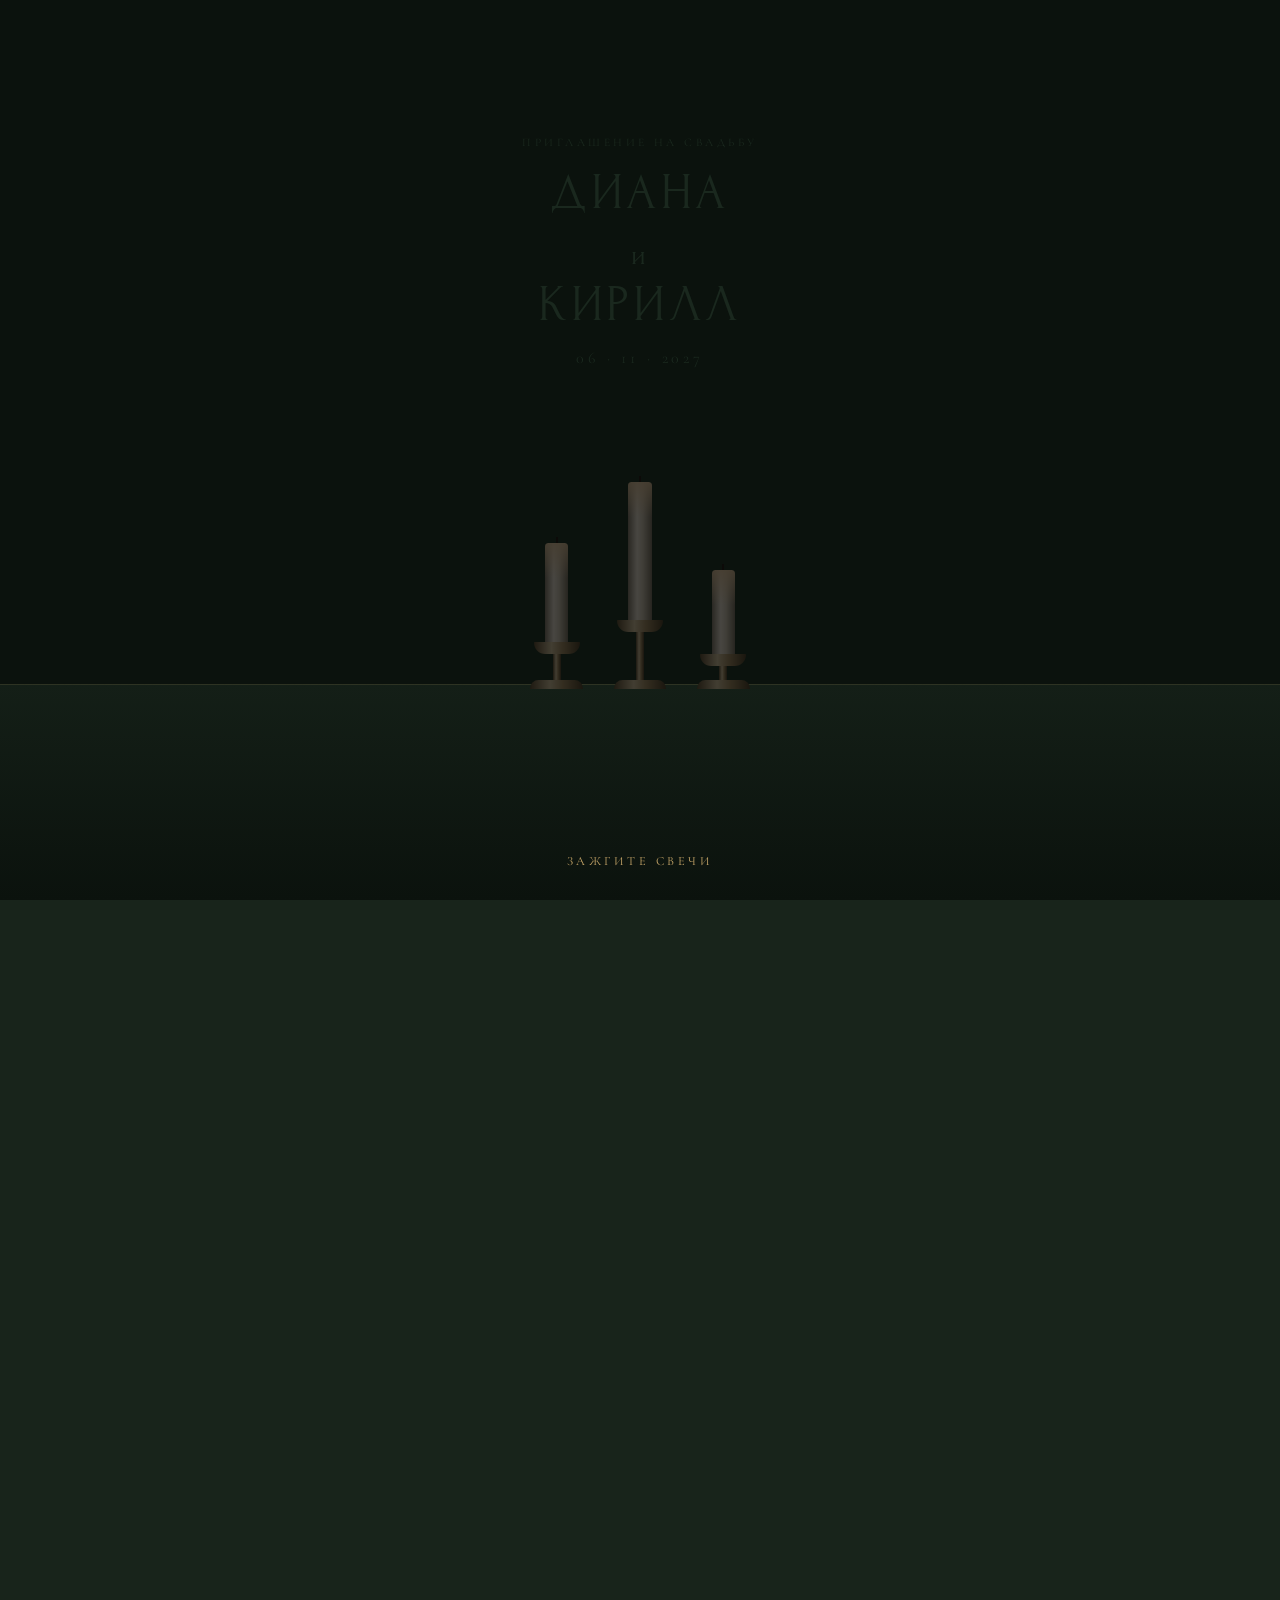
<file: candle/index.html>
<!doctype html>
<html lang="ru">
<head>
<meta charset="utf-8">
<meta name="viewport" content="width=device-width,initial-scale=1,viewport-fit=cover">
<meta name="robots" content="noindex,nofollow">
<meta name="theme-color" content="#0b120d">
<title>Свечи · Диана и Кирилл</title>
<meta property="og:type" content="website">
<meta property="og:title" content="Диана и Кирилл приглашают на свадьбу">
<meta property="og:description" content="6 ноября 2027 года. Зажгите свечи.">
<meta property="og:url" content="https://aalyubaevapple-oss.github.io/invitation/candle/">
<meta property="og:image" content="https://aalyubaevapple-oss.github.io/invitation/og/candle.jpg">
<meta property="og:image:width" content="1200">
<meta property="og:image:height" content="630">
<meta name="twitter:card" content="summary_large_image">
<link rel="stylesheet" href="https://fonts.googleapis.com/css2?family=Cormorant+Garamond:ital,wght@0,400;0,500;1,400&family=Forum&display=swap">
<link rel="stylesheet" href="../assets/engine.css">
<style>
/* Тёмная зелень и шампань: три свечи в латунных подсвечниках, приглашение проступает в их свете. */
:root{
  color-scheme:dark;
  --paper:#18241b; --ink:#efe3c8; --ink-soft:#a9a184; --line:#55604a; --accent:#c9a86a; --card:#213226;
  --display:"Forum","Cormorant Garamond",Georgia,serif;
  --body:"Cormorant Garamond","Cormorant",Georgia,serif;
  --h1-size:clamp(2.7rem,13vw,3.6rem); --h2-size:1.7rem; --h-transform:uppercase; --h-spacing:.07em; --h-lh:1.12; --fs-body:1.18rem;
  --num-font:var(--display); --num-style:normal; --num-size:2.1rem;
  --h3-font:var(--display); --h3-style:normal;
  --pill-bg:var(--accent); --pill-fg:#18241b;
  --btn-line:var(--accent); --btn-fg:var(--accent);
  --card-shadow:inset 0 0 0 1px var(--line);
  --w-sky:#213226; --w-leaf1:#2b3d2f; --w-leaf2:#101a13; --w-water:#213226; --w-bloom:#f0d79a; --w-reed:#c9a86a;
  --brass:linear-gradient(90deg,#6f5626,#e6cd8c 38%,#b9954c 62%,#5e4a20);
  --bg-delay:2.05s;
}
.btn:hover{color:#18241b}
h1 span:not(.amp){background:linear-gradient(180deg,#f6e7bb,#c09a52);-webkit-background-clip:text;background-clip:text;color:transparent}
.venue canvas{-webkit-mask-image:linear-gradient(180deg,transparent,#000 18%,#000 80%,transparent);mask-image:linear-gradient(180deg,transparent,#000 18%,#000 80%,transparent)}
/* Свеча: пламя, фитиль, воск, чаша, ножка и основание. Незажжённая свеча в тени, зажжённая светится. */
.candles{display:flex;align-items:flex-end;justify-content:center;gap:1.9rem}
.cd{display:flex;flex-direction:column;align-items:center;filter:brightness(.3) saturate(.6);transition:filter 1.2s ease}
.cd i{display:block}
.fl{width:1.05rem;height:2.3rem;margin-bottom:-.12rem;border-radius:50% 50% 50% 50% / 64% 64% 36% 36%;
  background:radial-gradient(ellipse 60% 55% at 50% 78%,#fff 0 22%,#ffe9a8 42%,#ffb347 66%,rgba(255,150,50,.6) 100%);
  box-shadow:0 0 1.8rem .55rem rgba(255,190,90,.4),0 0 5rem 1.6rem rgba(255,170,70,.18);
  transform-origin:50% 100%;transform:scale(0);opacity:0;transition:transform .55s cubic-bezier(.3,1.7,.5,1),opacity .25s ease}
.wick{width:2px;height:.4rem;background:#2a2118}
.wax{width:1.45rem;height:var(--h);border-radius:.22rem .22rem 0 0;
  background:linear-gradient(180deg,rgba(255,206,130,.85),transparent 2.2rem),linear-gradient(90deg,#8f8468,#f4ead0 38%,#d9cdac 62%,#857a5e)}
.cup{width:2.9rem;height:.75rem;border-radius:.1rem .1rem 1.45rem 1.45rem;background:var(--brass)}
.stem{width:.5rem;height:var(--s);background:var(--brass)}
.base{width:3.3rem;height:.55rem;border-radius:1.65rem 1.65rem .1rem .1rem;background:var(--brass)}
.candles.lit .cd,.open .cd{filter:none}
.candles.lit .fl,.open .fl{transform:scale(1);opacity:1;animation:flick 2.6s ease-in-out infinite}
.cd:nth-child(2) .fl{animation-delay:-.9s}
.cd:nth-child(3) .fl{animation-delay:-1.7s}
@keyframes flick{0%,100%{transform:scale(1) rotate(-1.5deg)}30%{transform:scale(.96,1.07) rotate(1.5deg)}60%{transform:scale(1.03,.95) rotate(-.5deg)}80%{transform:scale(.98,1.04) rotate(2deg)}}
.cover .candles{margin-block:.6rem .4rem;transform:scale(.8);transform-origin:50% 100%}
/* Экран открытия: тёмная комната, стол, свечи и имена, которые проступают в свете. */
.opener .bg{background:#0b120d}
.room{position:absolute;inset:0;transition:transform 1s cubic-bezier(.6,0,.7,.3) 1.9s,opacity .7s ease 2.1s}
.halo{position:absolute;left:50%;bottom:calc(24% + 6rem);width:40rem;height:40rem;margin:0 0 -20rem -20rem;border-radius:50%;
  background:radial-gradient(circle,rgba(255,200,120,.42),rgba(201,168,106,.16) 34%,transparent 66%);
  opacity:0;transform:scale(.5);transition:opacity 1.3s ease .3s,transform 1.6s cubic-bezier(.2,.7,.3,1) .3s}
.table{position:absolute;left:0;right:0;bottom:0;height:24%;background:linear-gradient(180deg,#141f17,#0b120d);box-shadow:inset 0 1px 0 rgba(201,168,106,.14)}
.table::before{content:"";position:absolute;left:50%;top:0;width:24rem;height:5rem;margin-left:-12rem;border-radius:50%;
  background:radial-gradient(ellipse,rgba(255,200,120,.3),transparent 68%);transform:translateY(-35%);opacity:0;transition:opacity 1.3s ease .5s}
.room .candles{position:absolute;left:0;right:0;bottom:calc(24% - .3rem)}
.room .cd:nth-child(1) .fl{transition-delay:.1s}
.room .cd:nth-child(2) .fl{transition-delay:.4s}
.room .cd:nth-child(3) .fl{transition-delay:.7s}
.room .cd:nth-child(1){transition-delay:.1s}
.room .cd:nth-child(2){transition-delay:.4s}
.room .cd:nth-child(3){transition-delay:.7s}
.title{position:absolute;left:0;right:0;top:max(2.5rem,calc(38% - 13rem));display:flex;flex-direction:column;align-items:center;gap:.8rem;text-align:center;padding-inline:1.5rem;
  color:#1a281e;transition:color 1.5s ease .55s,text-shadow 1.5s ease .55s}
.title small{font-size:.72rem;letter-spacing:.3em;text-transform:uppercase}
.title b{font-family:var(--display);font-weight:400;font-size:clamp(2.2rem,11vw,3.2rem);line-height:1.1;letter-spacing:.07em;text-transform:uppercase}
.title b i{font-style:normal;font-size:.55em;text-transform:none}
.title span{font-size:1rem;letter-spacing:.24em}
.hint{bottom:calc(1.8rem + env(safe-area-inset-bottom,0px));color:var(--accent)}
.open .halo{opacity:1;transform:scale(1)}
.open .table::before{opacity:1}
.open .title{color:#ecdcb0;text-shadow:0 0 1.6rem rgba(255,200,120,.45)}
.open .room{transform:translateY(-16%);opacity:0}
@media (prefers-reduced-motion:reduce){.fl{animation:none!important}}
</style>
</head>
<body>
<div class="opener" id="opener" data-ms="2900" role="button" tabindex="0" aria-label="Открыть приглашение">
  <div class="bg"></div>
  <div class="room">
    <div class="halo"></div>
    <div class="table"></div>
    <div class="title"><small>Приглашение на свадьбу</small><b>Диана<br><i>и</i><br>Кирилл</b><span>06 · 11 · 2027</span></div>
    <div class="candles"><div class="cd" style="--h:6.2rem;--s:1.6rem"><i class="fl"></i><i class="wick"></i><i class="wax"></i><i class="cup"></i><i class="stem"></i><i class="base"></i></div><div class="cd" style="--h:8.6rem;--s:3rem"><i class="fl"></i><i class="wick"></i><i class="wax"></i><i class="cup"></i><i class="stem"></i><i class="base"></i></div><div class="cd" style="--h:5.2rem;--s:0.9rem"><i class="fl"></i><i class="wick"></i><i class="wax"></i><i class="cup"></i><i class="stem"></i><i class="base"></i></div></div>
  </div>
  <div class="hint">Зажгите свечи</div>
</div>
<main class="letter" id="letter"></main>
<script>
window.INVITE = {
  names: ['Диана', 'Кирилл'], joiner: 'и',
  date: '2027-11-06T17:00:00+03:00', dateFormat: 'long',
  art: 'html', artHtml: '<div class="candles lit" role="img" aria-label="Три горящие свечи в латунных подсвечниках">' + '<div class="cd" style="--h:6.2rem;--s:1.6rem"><i class="fl"></i><i class="wick"></i><i class="wax"></i><i class="cup"></i><i class="stem"></i><i class="base"></i></div><div class="cd" style="--h:8.6rem;--s:3rem"><i class="fl"></i><i class="wick"></i><i class="wax"></i><i class="cup"></i><i class="stem"></i><i class="base"></i></div><div class="cd" style="--h:5.2rem;--s:0.9rem"><i class="fl"></i><i class="wick"></i><i class="wax"></i><i class="cup"></i><i class="stem"></i><i class="base"></i></div>' + '</div>',
  lead: 'Приглашаем вас на ужин при свечах в честь нашей свадьбы. Будет тепло, негромко и очень красиво.',
  titles: {count: 'До вечера', place: 'Место', plan: 'Программа вечера', dress: 'Дресс-код'},
  venues: [
    {title: 'Церемония', time: '17:00', place: 'Зимняя оранжерея', address: 'Адрес сообщим позже'},
    {kind: 'night', title: 'Ужин при свечах', time: '18:30', place: 'Зал с камином', address: 'Там же, через внутренний двор'}
  ],
  plan: [['16:30', 'Сбор гостей'], ['17:00', 'Церемония'], ['18:00', 'Аперитив'], ['18:30', 'Ужин при свечах'], ['21:00', 'Первый танец'], ['22:00', 'Торт и десерты']],
  dress: 'Вечерний. Изумруд, тёмная зелень, шампань, чёрный. Немного золота будет кстати.',
  swatches: ['#18241b', '#2f4a36', '#6f7f5a', '#c9a86a', '#efe3c8'],
  sections: [
    {type: 'quote', text: 'Приглашаем вас на ужин при свечах в честь нашей свадьбы. Будет тепло, негромко и очень красиво.'},
    'count', 'plan',
    {type: 'menu', title: 'Меню ужина', items: [['Закуски', 'Тартар из лосося, печёная свёкла с козьим сыром'], ['Горячее', 'Утиная грудка с вишней или судак с пюре из сельдерея'], ['Десерт', 'Свадебный торт, сыры и портвейн']]},
    {type: 'venues', as: 'list'}, 'dress'],
  bye: 'Будем счастливы провести этот вечер с вами.'
};
</script>
<script src="../assets/engine.js"></script>
</body>
</html>
</file>
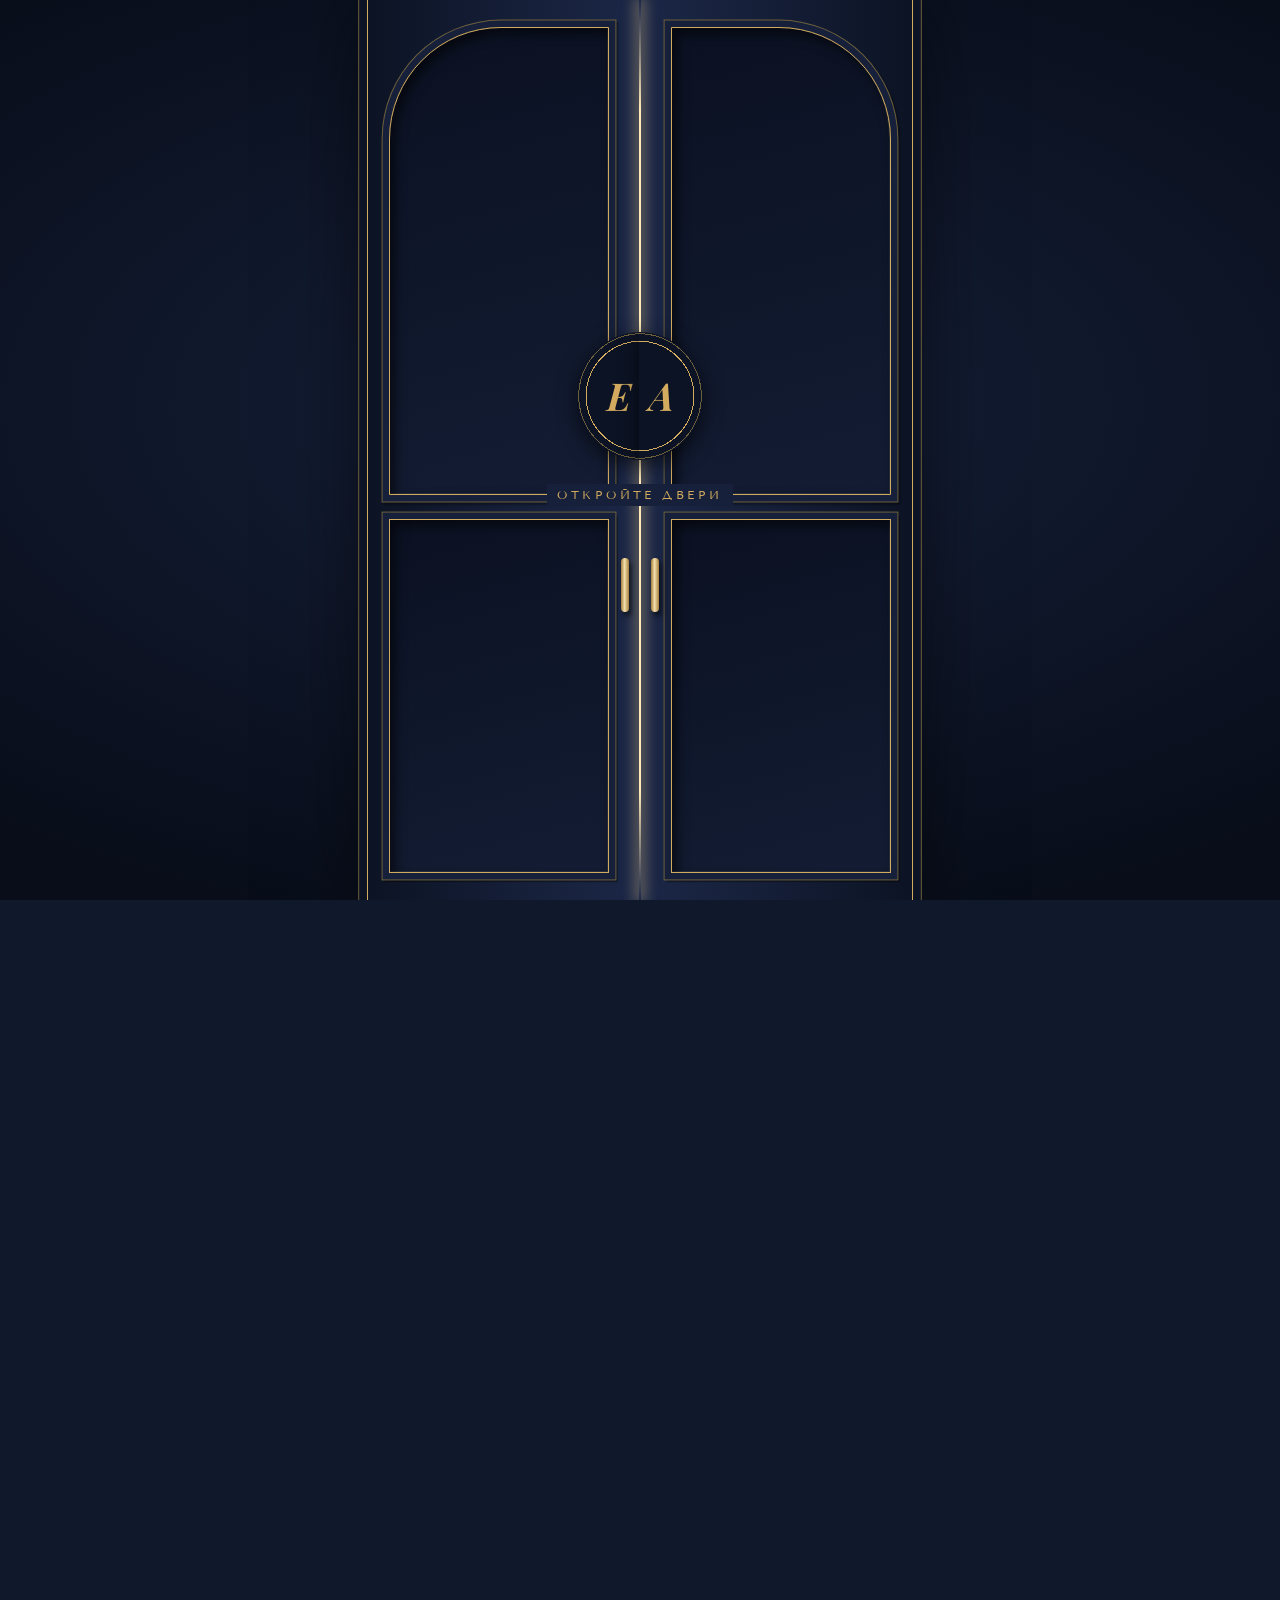
<file: evening/index.html>
<!doctype html>
<html lang="ru">
<head>
<meta charset="utf-8">
<meta name="viewport" content="width=device-width,initial-scale=1,viewport-fit=cover">
<meta name="robots" content="noindex,nofollow">
<meta name="theme-color" content="#10182b">
<title>Вечер · Ева и Артём</title>
<meta property="og:type" content="website">
<meta property="og:title" content="Ева и Артём приглашают на свадебный вечер">
<meta property="og:description" content="18 декабря 2027 года. Откройте двери.">
<meta property="og:url" content="https://aalyubaevapple-oss.github.io/invitation/evening/">
<meta property="og:image" content="https://aalyubaevapple-oss.github.io/invitation/og/evening.jpg">
<meta property="og:image:width" content="1200">
<meta property="og:image:height" content="630">
<meta name="twitter:card" content="summary_large_image">
<link rel="stylesheet" href="https://fonts.googleapis.com/css2?family=Playfair+Display:ital,wght@0,400;1,400&family=Tenor+Sans&display=swap">
<link rel="stylesheet" href="../assets/engine.css">
<style>
/* Тёмно-синий зал и латунь: распашные двери, огни гирлянд, курсивная антиква. */
:root{
  --btn-line:var(--accent);--btn-fg:var(--accent);
  color-scheme:dark;
  --paper:#10182b; --ink:#efe6d2; --ink-soft:#a69d86; --line:#6d5f3c; --accent:#d2ab5f; --card:#18223b;
  --display:"Playfair Display",Georgia,serif;
  --body:"Tenor Sans","Trebuchet MS",sans-serif;
  --h1-size:clamp(3rem,15vw,4rem); --h2-size:2rem; --h-style:italic; --fs-body:1rem;
  --num-font:var(--display); --num-style:italic; --num-size:2.2rem;
  --h3-font:var(--display);
  --pill-bg:var(--accent); --pill-fg:#10182b;
  --card-shadow:inset 0 0 0 1px var(--line);
  --w-sky:#18223b; --w-leaf1:#1f2c4a; --w-leaf2:#0a1020; --w-water:#18223b; --w-bloom:#f0cf8a; --w-reed:#d2ab5f;
  --door-1:#16203a; --door-2:#0c1324;
  --bg-delay:1.55s;
}
h1 span:not(.amp){background:linear-gradient(180deg,#f3dfae,#c39a4e);-webkit-background-clip:text;background-clip:text;color:transparent}
.scene,.venue canvas{-webkit-mask-image:linear-gradient(180deg,transparent,#000 18%,#000 80%,transparent);mask-image:linear-gradient(180deg,transparent,#000 18%,#000 80%,transparent)}
.btn:hover{color:#10182b}
/* Двери зала: створки с филёнками на петлях, щель света между ними, за дверями тёплый зал. */
.opener .bg{background:radial-gradient(ellipse 80% 60% at 50% 45%,#16203a,#080d19)}
.hall{position:absolute;inset:0;margin-inline:auto;width:min(100%,34rem);perspective:1100px;perspective-origin:50% 46%;
  box-shadow:0 0 0 1px var(--accent),0 0 0 .55rem var(--door-2),0 0 0 calc(.55rem + 1px) var(--line),0 0 5rem rgba(0,0,0,.6);
  transition:transform 1.15s cubic-bezier(.55,0,.85,.5) 1.05s,opacity .6s ease 1.6s}
.glow{position:absolute;inset:0;overflow:hidden;
  background:radial-gradient(ellipse 95% 58% at 50% 50%,#fff4d6,#f3d594 22%,#c2924a 48%,#4a3820 76%,var(--paper))}
.glow::before{content:"";position:absolute;inset:0;filter:blur(1.5px);
  background:radial-gradient(circle at 22% 24%,rgba(255,241,201,.8) 0 .22rem,transparent .9rem),radial-gradient(circle at 74% 18%,rgba(255,241,201,.8) 0 .18rem,transparent .8rem),
    radial-gradient(circle at 86% 36%,rgba(255,241,201,.8) 0 .25rem,transparent 1rem),radial-gradient(circle at 12% 44%,rgba(255,241,201,.8) 0 .2rem,transparent .8rem),
    radial-gradient(circle at 36% 12%,rgba(255,241,201,.8) 0 .16rem,transparent .7rem),radial-gradient(circle at 62% 30%,rgba(255,241,201,.8) 0 .14rem,transparent .6rem)}
.glow::after{content:"";position:absolute;left:0;right:0;bottom:0;height:26%;background:linear-gradient(180deg,transparent,rgba(16,24,43,.7))}
.door{position:absolute;top:0;bottom:0;width:50.1%;transition:transform 1.35s cubic-bezier(.55,.05,.25,1) .28s}
.door.l{left:0;transform-origin:0 50%;background:linear-gradient(90deg,var(--door-2),var(--door-1) 60%,#1b2747)}
.door.r{right:0;transform-origin:100% 50%;background:linear-gradient(270deg,var(--door-2),var(--door-1) 60%,#1b2747)}
.door::before{content:"";position:absolute;top:62%;width:.5rem;height:3.4rem;border-radius:.3rem;z-index:1;
  background:linear-gradient(90deg,#a57f3a,#f3dfae 45%,#a57f3a);box-shadow:.15rem .25rem .35rem rgba(0,0,0,.55)}
.door.l::before{right:.7rem}
.door.r::before{left:.7rem}
.door::after{content:"";position:absolute;inset:0;opacity:0;transition:opacity 1s ease .5s;pointer-events:none}
.door.l::after{background:linear-gradient(90deg,transparent 25%,rgba(240,207,138,.4))}
.door.r::after{background:linear-gradient(270deg,transparent 25%,rgba(240,207,138,.4))}
.pan{position:absolute;border:1px solid var(--accent);background:linear-gradient(165deg,#0b1122,#131c33);
  box-shadow:inset .3rem .35rem .7rem rgba(0,0,0,.6),inset -1px -1px 0 rgba(239,230,210,.1),0 0 0 .4rem var(--door-1),0 0 0 calc(.4rem + 1px) var(--line),.12rem .14rem .1rem calc(.4rem + 1px) rgba(0,0,0,.35)}
.pan.a{top:1.7rem;height:calc(55% - 1.7rem)}
.pan.b{top:calc(55% + 1.5rem);bottom:1.7rem}
.door.l .pan{left:1.3rem;right:2rem}
.door.r .pan{left:2rem;right:1.3rem}
.door.l .pan.a{border-radius:min(7rem,34vw) 0 0 0}
.door.r .pan.a{border-radius:0 min(7rem,34vw) 0 0}
.mono{position:absolute;top:44%;width:4rem;height:8rem;margin-top:-4rem;z-index:1;display:flex;align-items:center;
  font-family:var(--display);font-style:italic;font-size:2.4rem;color:var(--accent);filter:drop-shadow(0 6px 10px rgba(0,0,0,.6))}
.door.l .mono{right:0;border-radius:4rem 0 0 4rem;justify-content:flex-end;padding-right:.6rem;
  background:radial-gradient(circle at 100% 50%,var(--door-2) 0 3.4rem,var(--accent) 3.4rem calc(3.4rem + 1px),var(--door-2) calc(3.4rem + 1px) 3.86rem,var(--line) 3.86rem calc(3.86rem + 1px),var(--door-2) calc(3.86rem + 1px))}
.door.r .mono{left:0;border-radius:0 4rem 4rem 0;padding-left:.6rem;
  background:radial-gradient(circle at 0 50%,var(--door-2) 0 3.4rem,var(--accent) 3.4rem calc(3.4rem + 1px),var(--door-2) calc(3.4rem + 1px) 3.86rem,var(--line) 3.86rem calc(3.86rem + 1px),var(--door-2) calc(3.86rem + 1px))}
.seam{position:absolute;left:50%;top:0;bottom:0;width:2px;margin-left:-1px;background:linear-gradient(180deg,transparent,#ffe9b8 12%,#ffe9b8 88%,transparent);
  box-shadow:0 0 14px 3px rgba(240,207,138,.5);animation:breathe 3.4s ease-in-out infinite;transition:opacity .35s ease}
.hint{top:calc(44% + 5.6rem);color:var(--accent)}
.hint span{background:var(--door-1);padding:.2rem .6rem}
@keyframes breathe{0%,100%{opacity:.45}50%{opacity:1}}
.open .seam{animation:none;opacity:0}
.open .door.l{transform:rotateY(84deg)}
.open .door.r{transform:rotateY(-84deg)}
.open .door::after{opacity:1}
.open .hall{transform:scale(1.5);opacity:0}
</style>
</head>
<body>
<div class="opener" id="opener" data-ms="2450" role="button" tabindex="0" aria-label="Открыть приглашение">
  <div class="bg"></div>
  <div class="hall">
    <div class="glow"></div>
    <div class="door l"><i class="pan a"></i><i class="pan b"></i><b class="mono">Е</b></div>
    <div class="door r"><i class="pan a"></i><i class="pan b"></i><b class="mono">А</b></div>
    <div class="seam"></div>
  </div>
  <div class="hint"><span>Откройте двери</span></div>
</div>
<main class="letter" id="letter"></main>
<script>
window.INVITE = {
  names: ['Ева', 'Артём'], joiner: 'и',
  date: '2027-12-18T18:00:00+03:00', dateFormat: 'long',
  art: 'night', seed: 5, artLabel: 'Ночной сад с гирляндами огней',
  eyebrow: 'Приглашение на вечер',
  lead: 'Приглашаем вас на наш свадебный вечер. Свечи, живая музыка и самые близкие люди за одним столом.',
  titles: {count: 'До вечера', place: 'Место', plan: 'Программа вечера', dress: 'Дресс-код'},
  venues: [
    {kind: 'night', title: 'Церемония', time: '18:00', place: 'Зимний сад', address: 'Адрес сообщим позже'},
    {title: 'Ужин', time: '19:00', place: 'Большой зал', address: 'Там же, вход через галерею'}
  ],
  plan: [['17:30', 'Сбор гостей'], ['18:00', 'Церемония при свечах'], ['19:00', 'Ужин'], ['21:00', 'Первый танец'], ['22:00', 'Торт'], ['23:30', 'Бенгальские огни']],
  dress: 'Black tie optional. Вечерние платья в пол, тёмные костюмы. Глубокие цвета и немного золота.',
  swatches: ['#10182b', '#2d3f66', '#5b1f2e', '#d2ab5f', '#efe6d2'],
  sections: ['lead', {type: 'plan', as: 'menu'},
    {type: 'menu', title: 'Музыка', items: [['Церемония', 'Струнный квартет'], ['Ужин', 'Джазовое трио и вокал'], ['После десяти', 'Диджей и танцпол до последнего гостя']]},
    'venues', 'dress', 'count'],
  bye: 'Будем счастливы видеть вас среди наших гостей.'
};
</script>
<script src="../assets/engine.js"></script>
</body>
</html>
</file>
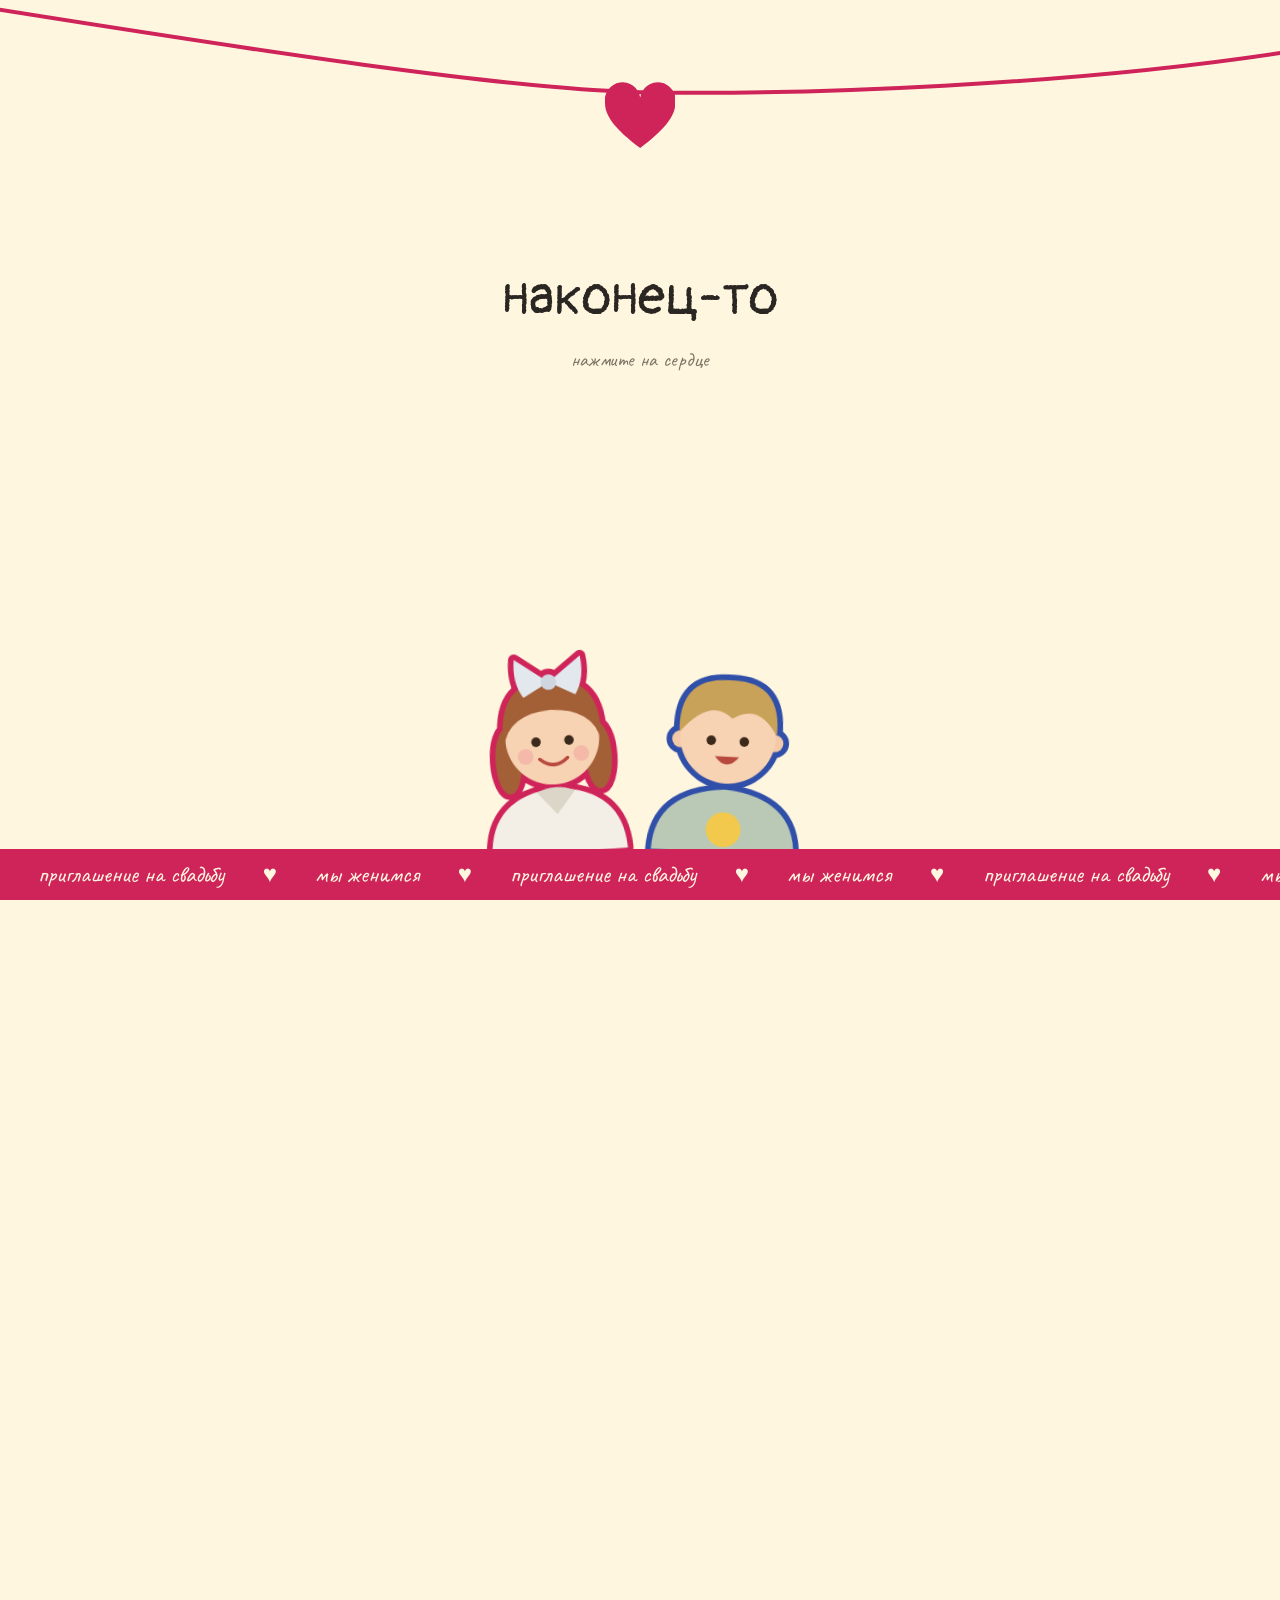
<file: finally/index.html>
<!doctype html>
<html lang="ru">
<head>
<meta charset="utf-8">
<meta name="viewport" content="width=device-width,initial-scale=1,viewport-fit=cover">
<meta name="robots" content="noindex,nofollow">
<meta name="theme-color" content="#fff6e0">
<title>Наконец-то · Соня и Даня</title>
<meta property="og:type" content="website">
<meta property="og:title" content="Соня и Даня женятся. Наконец-то!">
<meta property="og:description" content="24 июля 2027 года. Нажмите на сердце.">
<meta property="og:url" content="https://aalyubaevapple-oss.github.io/invitation/finally/">
<meta property="og:image" content="https://aalyubaevapple-oss.github.io/invitation/og/finally.jpg">
<meta property="og:image:width" content="1200">
<meta property="og:image:height" content="630">
<meta name="twitter:card" content="summary_large_image">
<link rel="stylesheet" href="https://fonts.googleapis.com/css2?family=Caveat:wght@500;700&family=Nunito:wght@400;600&family=Pangolin&display=swap">
<link rel="stylesheet" href="../assets/engine.css">
<style>
/* Детские фото-наклейки, сердце на ниточке и рукописные буквы: приглашение с улыбкой. */
:root{
  --btn-line:var(--accent);--btn-bg:var(--accent);--btn-fg:#fff6e0;
  --paper:#fff6e0; --ink:#2a2622; --ink-soft:#7d7264; --line:#e7d6b4; --accent:#cf2459; --accent-2:#2f4fa8; --card:#fffdf6;
  --display:"Pangolin","Caveat",cursive;
  --hand:"Caveat","Pangolin",cursive;
  --body:"Nunito","Helvetica Neue",Arial,sans-serif;
  --h1-size:clamp(3.2rem,16vw,4.2rem); --h2-size:2.1rem; --h-lh:1.05; --fs-body:1.02rem; --label-spacing:.16em;
  --date-font:var(--hand); --date-size:2.3rem; --date-weight:700; --date-spacing:.02em;
  --num-font:var(--display); --num-style:normal; --num-size:2.2rem;
  --h3-font:var(--hand); --h3-style:normal; --h3-weight:700;
  --pill-bg:var(--accent); --pill-fg:#fff6e0; --radius:1.2rem; --sign-size:2.4rem;
  --card-shadow:0 0 0 2px var(--accent),.35rem .35rem 0 var(--accent);
}
h1 span:nth-child(3){color:var(--accent-2)}
h1 span:nth-child(1){color:var(--accent)}
h1 .amp{color:var(--ink);font-family:var(--hand)}
.venue h3{font-size:1.9rem}
.label{font-family:var(--hand);font-size:1.25rem;text-transform:none;letter-spacing:.02em}
.count,.count div+div{border-color:var(--ink)}
.count{border-block-style:dashed;border-block-width:2px}
.count div+div{border-left-style:dashed;border-left-width:2px}
.plan::before{border-left:2px dashed var(--ink)}
.rule{color:var(--ink)}
.rule::before,.rule::after{border-top:2px dashed currentColor}
.rule i{width:auto;height:auto;background:none;transform:none;font-style:normal;color:var(--accent);font-size:1.3rem;line-height:1}
.rule i::before{content:"♥"}
.pair{display:flex;justify-content:center;align-items:flex-end;width:100%;margin-block:.4rem}
.pair svg{width:46%;height:auto;overflow:visible}
.pair svg:first-child{transform:rotate(-4deg);margin-right:-4%}
.pair svg:last-child{transform:rotate(3deg)}
.btn:hover{background:var(--ink);border-color:var(--ink);color:#fff6e0}
.cap2{font-family:var(--hand);font-size:1.3rem;color:var(--ink-soft);margin-top:-.4rem}

/* экран открытия */
.opener .bg{background:var(--paper)}
.opener.open{opacity:0;transition:opacity .45s ease .8s}
.string{position:absolute;left:0;top:0;width:100%;height:9rem;overflow:visible}
.string path{fill:none;stroke:var(--accent);stroke-width:4;stroke-linecap:round;vector-effect:non-scaling-stroke}
.heart{position:absolute;left:50%;top:5.1rem;width:4.4rem;height:4.4rem;margin-left:-2.2rem;z-index:3;
  animation:beat 1.5s ease-in-out infinite;transition:transform .85s cubic-bezier(.7,0,.8,.4)}
.heart svg{width:100%;height:100%;fill:var(--accent);display:block}
.word{position:absolute;left:0;right:0;top:30%;text-align:center;font-family:var(--display);font-size:clamp(2.6rem,13vw,3.4rem);color:var(--ink);line-height:1}
.hint{top:calc(30% + 4.6rem);font-family:var(--hand);font-size:1.25rem;letter-spacing:.02em;text-transform:none;color:var(--ink-soft)}
.opener .pair{position:absolute;left:50%;bottom:3rem;margin:0 0 0 calc(min(100%,27rem) / -2);width:min(100%,27rem);padding-inline:.5rem}
.opener .pair svg{animation:pop .7s cubic-bezier(.3,1.5,.5,1) both}
.opener .pair svg:last-child{animation-delay:.15s}
.tape{position:absolute;left:0;right:0;bottom:0;height:3.2rem;background:var(--accent);color:var(--paper);overflow:hidden;
  padding-bottom:env(safe-area-inset-bottom,0px);box-sizing:content-box;display:flex;align-items:center;z-index:2}
.tape div{display:flex;gap:2.4rem;white-space:nowrap;font-family:var(--hand);font-size:1.5rem;animation:run 16s linear infinite;padding-left:2.4rem}
@keyframes run{to{transform:translateX(-50%)}}
@keyframes beat{0%,100%{transform:scale(1)}12%{transform:scale(1.13)}24%{transform:scale(1)}36%{transform:scale(1.09)}}
@keyframes pop{from{transform:translateY(60%) scale(.7);opacity:0}}
.open .heart{animation:none;transform:scale(48)}
</style>
</head>
<body>
<svg width="0" height="0" style="position:absolute" aria-hidden="true">
  <defs>
    <g id="girl">
      <path d="M22 240Q24 172 100 166Q176 172 178 240Z" fill="#f3efe6"/>
      <path d="M78 170L100 196L122 170Q100 160 78 170Z" fill="#dcd6c8"/>
      <ellipse cx="48" cy="132" rx="15" ry="38" fill="#a35f36"/><ellipse cx="152" cy="132" rx="15" ry="38" fill="#a35f36"/>
      <circle cx="100" cy="108" r="54" fill="#f7d2b3"/>
      <path d="M44 116Q38 40 100 42Q162 40 156 116Q150 78 100 76Q50 78 44 116Z" fill="#a35f36"/>
      <path d="M100 44L62 16Q58 42 70 60ZM100 44L138 16Q142 42 130 60Z" fill="#e3e8ef"/><circle cx="100" cy="44" r="9" fill="#cfd6e0"/>
      <circle cx="81" cy="112" r="5.5" fill="#3b2a1c"/><circle cx="119" cy="112" r="5.5" fill="#3b2a1c"/>
      <circle cx="68" cy="128" r="9" fill="#f2a9a0" opacity=".6"/><circle cx="132" cy="128" r="9" fill="#f2a9a0" opacity=".6"/>
      <path d="M84 132Q100 146 116 132" fill="none" stroke="#b8493f" stroke-width="4" stroke-linecap="round"/>
    </g>
    <g id="boy">
      <path d="M18 240Q20 174 100 168Q180 174 182 240Z" fill="#b9c9b6"/>
      <circle cx="100" cy="214" r="20" fill="#f2c94c"/>
      <circle cx="46" cy="112" r="10" fill="#f3c9a8"/><circle cx="154" cy="112" r="10" fill="#f3c9a8"/>
      <circle cx="100" cy="106" r="55" fill="#f7d2b3"/>
      <path d="M44 104Q40 40 100 42Q160 40 156 104Q134 66 104 86Q78 62 44 104Z" fill="#c9a25a"/>
      <circle cx="81" cy="112" r="5.5" fill="#3b2a1c"/><circle cx="119" cy="112" r="5.5" fill="#3b2a1c"/>
      <path d="M86 130Q100 148 114 130Z" fill="#b8493f"/>
    </g>
  </defs>
</svg>

<div class="opener" id="opener" data-ms="1300" role="button" tabindex="0" aria-label="Открыть приглашение">
  <div class="bg"></div>
  <svg class="string" viewBox="0 0 100 100" preserveAspectRatio="none" aria-hidden="true"><path d="M-2 4C22 38 40 62 50 64C62 66 84 60 102 34"/></svg>
  <div class="heart"><svg viewBox="0 0 32 30"><path d="M16 29C4 20 0 14 0 8.500000000000001A8 8 0 0 1 16 6A8 8 0 0 1 32 8.5C32 14 28 20 16 29Z"/></svg></div>
  <div class="word">наконец-то</div>
  <div class="hint">нажмите на сердце</div>
  <div class="pair" aria-hidden="true">
    <svg viewBox="-10 -10 220 250"><g stroke="var(--accent)" stroke-width="13" stroke-linejoin="round"><use href="#girl"/></g><use href="#girl"/></svg>
    <svg viewBox="-10 -10 220 250"><g stroke="var(--accent-2)" stroke-width="13" stroke-linejoin="round"><use href="#boy"/></g><use href="#boy"/></svg>
  </div>
  <div class="tape" aria-hidden="true"><div>
    <span>приглашение на свадьбу</span><span>♥</span><span>мы женимся</span><span>♥</span><span>приглашение на свадьбу</span><span>♥</span><span>мы женимся</span><span>♥</span>
    <span>приглашение на свадьбу</span><span>♥</span><span>мы женимся</span><span>♥</span><span>приглашение на свадьбу</span><span>♥</span><span>мы женимся</span><span>♥</span>
  </div></div>
</div>
<main class="letter" id="letter"></main>
<script>
window.INVITE = {
  names: ['Соня', 'Даня'], joiner: 'и',
  date: '2027-07-24T15:00:00+03:00', dateFormat: 'long',
  art: 'html',
  artHtml: `<div class="pair" role="img" aria-label="Детские портреты жениха и невесты в виде наклеек">
      <svg viewBox="-10 -10 220 250"><g stroke="var(--accent)" stroke-width="13" stroke-linejoin="round"><use href="#girl"/></g><use href="#girl"/></svg>
      <svg viewBox="-10 -10 220 250"><g stroke="var(--accent-2)" stroke-width="13" stroke-linejoin="round"><use href="#boy"/></g><use href="#boy"/></svg>
    </div><div class="cap2">нам тут по три года, и мы ещё не знакомы</div>`,
  eyebrow: 'наконец-то женятся',
  lead: 'Выросли, встретились, влюбились. Теперь зовём вас на праздник, где будет много смеха, танцев и торта.',
  titles: {count: 'ждать осталось', place: 'где гуляем', plan: 'что будет', dress: 'в чём приходить'},
  venues: [
    {title: 'Церемония', time: '15:00', place: 'Летняя веранда', address: 'Адрес сообщим позже'},
    {title: 'Банкет', time: '16:30', place: 'Зал с выходом в сад', address: 'Там же, идти никуда не надо'}
  ],
  plan: [['14:30', 'Собираемся и обнимаемся'], ['15:00', 'Говорим «да»'], ['16:00', 'Фото и лимонад'], ['16:30', 'Садимся за стол'], ['19:00', 'Режем торт'], ['20:00', 'Танцуем до упаду']],
  dress: 'Яркое и удобное. Чем веселее наряд, тем лучше. Скучный чёрный пусть отдохнёт дома.',
  swatches: ['#cf2459', '#2f4fa8', '#f2c94c', '#8fc7a0', '#fff6e0'],
  sections: ['lead',
    {type: 'facts', title: 'мы в цифрах', items: [['7', 'лет вместе'], ['2', 'кота'], ['14', 'стран на двоих'], ['1', 'общая ипотека']]},
    'count', 'venues', {type: 'plan', as: 'table'}, 'dress'],
  bye: 'Приходите, без вас будет не то.'
};
</script>
<script src="../assets/engine.js"></script>
</body>
</html>
</file>
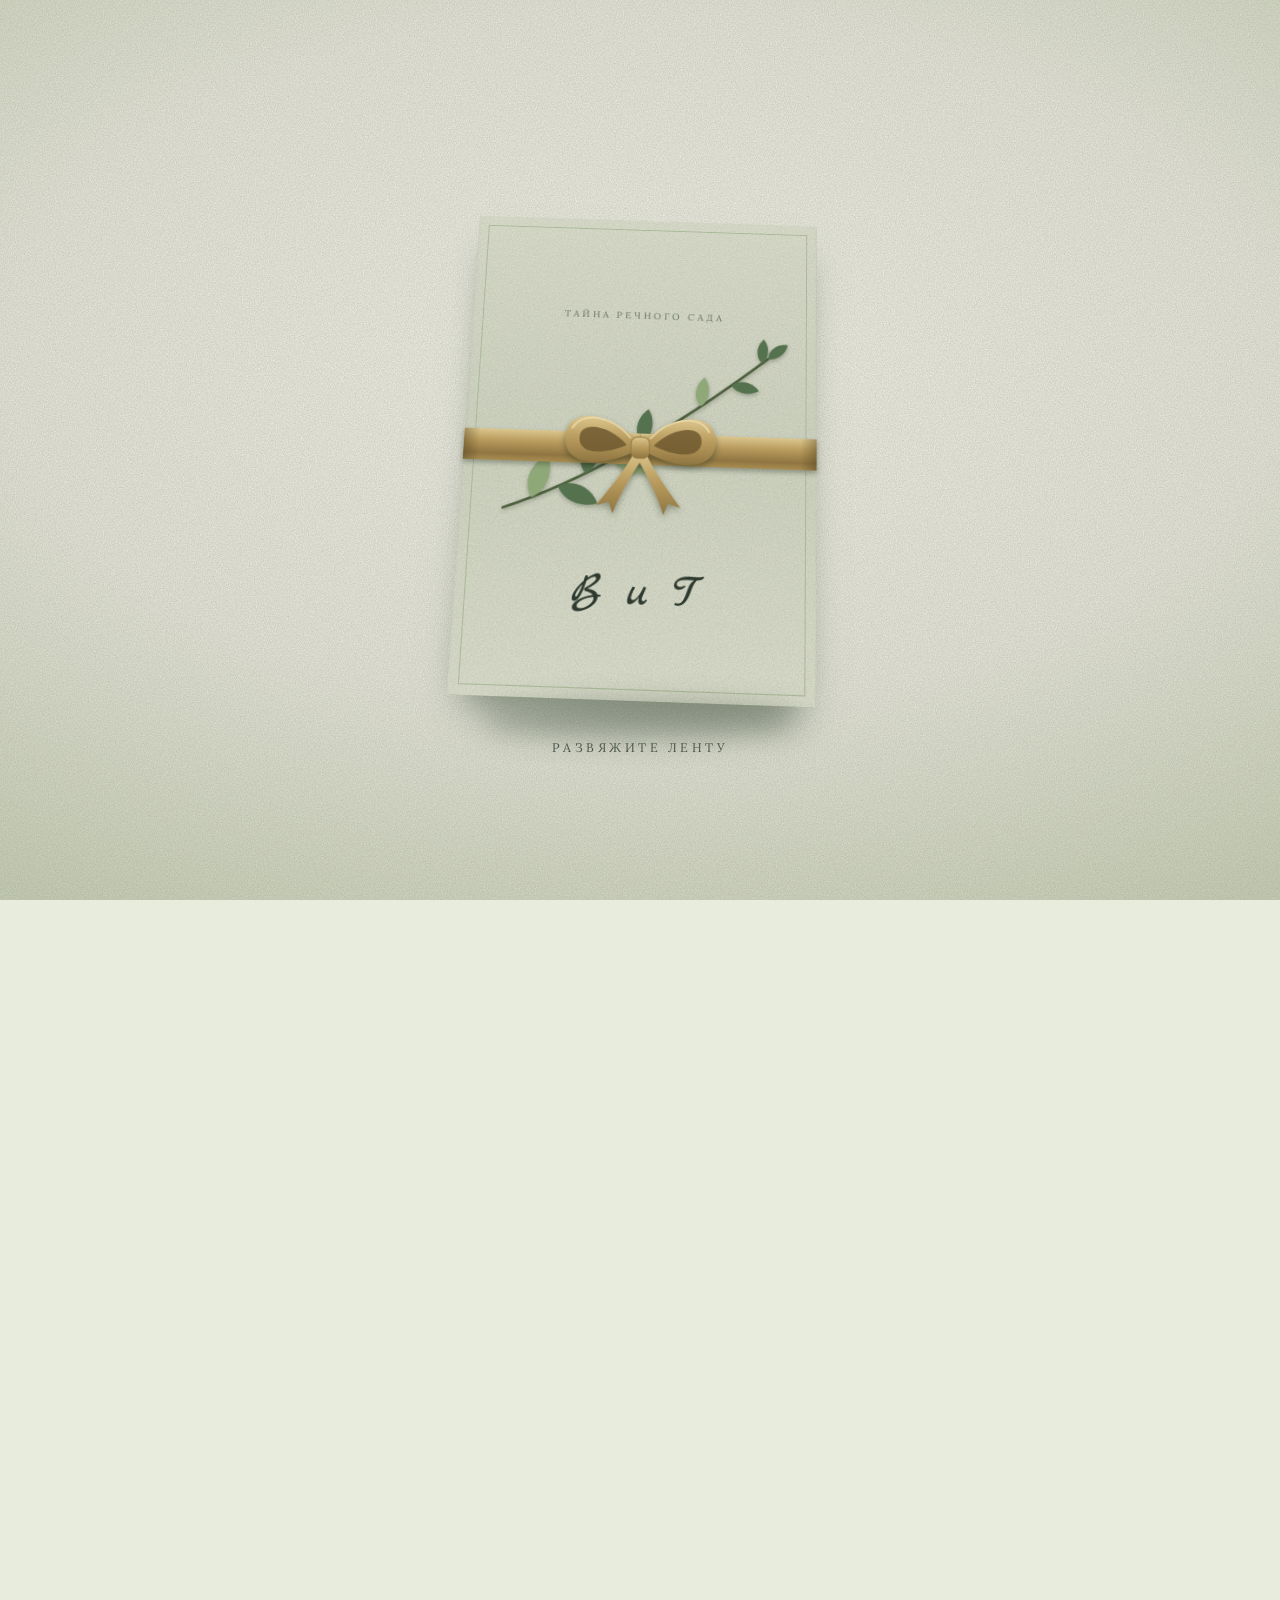
<file: garden/index.html>
<!doctype html>
<html lang="ru">
<head>
<meta charset="utf-8">
<meta name="viewport" content="width=device-width,initial-scale=1,viewport-fit=cover">
<meta name="robots" content="noindex,nofollow">
<meta name="theme-color" content="#d6dec8">
<title>Речной сад · Вера и Глеб</title>
<meta property="og:type" content="website">
<meta property="og:title" content="Вера и Глеб приглашают на свадьбу">
<meta property="og:description" content="12 июня 2027 года. Развяжите ленту.">
<meta property="og:url" content="https://aalyubaevapple-oss.github.io/invitation/garden/">
<meta property="og:image" content="https://aalyubaevapple-oss.github.io/invitation/og/garden.jpg">
<meta property="og:image:width" content="1200">
<meta property="og:image:height" content="630">
<meta name="twitter:card" content="summary_large_image">
<link rel="stylesheet" href="https://fonts.googleapis.com/css2?family=Lora:ital,wght@0,400;0,500;1,400&family=Marck+Script&display=swap">
<link rel="stylesheet" href="../assets/engine.css">
<style>
/* Карточка, сложенная вдвое и перевязанная лентой: мох, вода, латунь. */
:root{
  --paper:#e8ecdd; --ink:#2e3a2f; --ink-soft:#66755f; --line:#aab89a; --accent:#5f7a4a; --card:#f1f3e6;
  --grain:var(--grain-url);
  --display:"Marck Script","Great Vibes",cursive;
  --body:"Lora",Georgia,serif;
  --h1-size:clamp(3.1rem,15vw,4.1rem); --h2-size:2.3rem; --fs-body:1.02rem;
  --num-style:normal; --num-size:2rem;
  --card-shadow:0 1px 0 var(--line),0 10px 24px -18px rgba(30,50,30,.5);
  --w-sky:#dfe6d2; --w-leaf1:#8fa878; --w-leaf2:#55724f; --w-water:#a8c5c4; --w-bloom:#f6efd6; --w-reed:#4c5f3d;
  --ribbon:#b79a5c; --ribbon-hi:#dcc68d; --ribbon-lo:#8f7541; --fold:#d6dec8;
  --bg-delay:2.05s;
}
/* Сложенная вдвое карточка лежит на столе: створки, атласная лента с бантом и веточка под ней на разной глубине. */
:root{--cw:min(74vw,22rem,46vh)}
.opener .bg{background:var(--grain-url),radial-gradient(ellipse 90% 70% at 50% 40%,#f3f6e9,var(--paper) 55%,#c9d3b8)}
.stage{position:absolute;inset:0;display:grid;place-items:center;perspective:1300px;animation:float 6s ease-in-out infinite;transition:opacity .5s ease 2.25s}
.stage::after{content:"";position:absolute;left:50%;top:50%;width:calc(var(--cw) * .9);height:2.2rem;margin:calc(var(--cw) * .72) 0 0 calc(var(--cw) * -.45);
  border-radius:50%;background:rgba(30,50,30,.3);filter:blur(14px);transition:opacity .5s ease .8s}
.fold{position:relative;width:var(--cw);aspect-ratio:5/7;transform-style:preserve-3d;
  transform:rotateX(calc(14deg + var(--rx,0deg))) rotateY(var(--ry,0deg)) rotateZ(2deg);transition:transform .35s ease-out}
.fold>*{position:absolute}
.f-inner{inset:0;border-radius:.12rem;background:var(--grain-url),linear-gradient(180deg,#fcfbf2,#f1f0df);
  box-shadow:inset 0 0 0 1px var(--line),inset 0 0 0 .4rem #fcfbf2,inset 0 0 0 calc(.4rem + 1px) #cfd8bf,0 1.4rem 2.2rem -1rem rgba(30,50,30,.55);
  display:flex;flex-direction:column;align-items:center;justify-content:center;gap:.7rem;text-align:center;color:var(--ink)}
.f-inner small,.flap small{font-size:.6rem;letter-spacing:.3em;text-transform:uppercase;color:var(--ink-soft)}
.f-inner b{font-family:var(--display);font-weight:400;font-size:calc(var(--cw) * .17);line-height:1.05}
.f-inner span{font-size:.8rem;letter-spacing:.16em}
.flap{left:0;right:0;height:50%;transform-style:preserve-3d;transition:transform 1s cubic-bezier(.5,.05,.3,1)}
.flap.top{top:0;transform-origin:50% 0;transform:translateZ(2px);transition-delay:.85s}
.flap.bot{bottom:0;transform-origin:50% 100%;transform:translateZ(2px);transition-delay:1s}
.flap>*{position:absolute;inset:0;backface-visibility:hidden;-webkit-backface-visibility:hidden;display:grid;place-items:center}
.flap .out{background:var(--grain-url),linear-gradient(180deg,#e2e8d4,var(--fold))}
.flap .out::before{content:"";position:absolute;inset:.6rem;border:1px solid var(--line)}
.flap.top .out{box-shadow:inset 0 -12px 14px -12px rgba(30,50,30,.45)}
.flap.top .out::before{bottom:0;border-bottom:0}
.flap.bot .out{background:var(--grain-url),linear-gradient(0deg,#e2e8d4,var(--fold));box-shadow:inset 0 12px 14px -12px rgba(30,50,30,.3)}
.flap.bot .out::before{top:0;border-top:0}
.flap.top small{margin-top:-2.2rem}
.flap.bot b{margin-top:2.6rem;font-family:var(--display);font-weight:400;font-size:calc(var(--cw) * .13);line-height:1;color:var(--ink)}
.flap .in{transform:rotateX(180deg);background:var(--grain-url),linear-gradient(180deg,#f6f5e8,#eceadb)}
.sprig{left:6%;top:50%;width:86%;margin-top:calc(var(--cw) * -.3);transform:translateZ(3px) rotate(-6deg);overflow:visible;
  filter:drop-shadow(0 2px 2px rgba(30,40,20,.3));transition:transform .9s cubic-bezier(.5,0,.8,.5) .45s,opacity .5s ease .75s}
.rib{left:0;right:0;top:50%;height:2rem;margin-top:-1rem;transform:translateZ(4px);transform-style:preserve-3d}
.rib i{position:absolute;top:0;bottom:0;width:50%;
  background:linear-gradient(180deg,var(--ribbon-hi),var(--ribbon) 38%,var(--ribbon-lo) 78%,#a88c50);box-shadow:0 3px 5px rgba(30,40,20,.35);
  transition:transform .75s cubic-bezier(.6,0,.5,1) .4s,opacity .35s ease .8s}
.rib i:nth-child(1){left:0;background-image:linear-gradient(90deg,rgba(60,45,15,.35),transparent 9%),linear-gradient(180deg,var(--ribbon-hi),var(--ribbon) 38%,var(--ribbon-lo) 78%,#a88c50)}
.rib i:nth-child(2){right:0;background-image:linear-gradient(270deg,rgba(60,45,15,.35),transparent 9%),linear-gradient(180deg,var(--ribbon-hi),var(--ribbon) 38%,var(--ribbon-lo) 78%,#a88c50)}
.bow{position:absolute;left:50%;top:50%;width:10.4rem;margin:-3.12rem 0 0 -5.2rem;transform:translateZ(5px);overflow:visible;filter:drop-shadow(0 3px 3px rgba(30,40,20,.4))}
.bow .loop,.bow .tails,.bow .knot{transform-box:fill-box;transition:transform .45s cubic-bezier(.5,0,.6,1),opacity .3s ease .25s}
.bow .loop.l{transform-origin:100% 62%}
.bow .loop.r{transform-origin:0 62%}
.bow .tails{transform-origin:50% 0;transition-delay:.15s,.4s}
.bow .knot{transform-origin:50% 50%;transition-delay:.3s,.45s}
.hint{top:calc(50% + var(--cw) * .7 + 2.6rem);color:var(--ink);opacity:.8}
@keyframes float{50%{transform:translateY(-.45rem)}}
.open .stage::after{opacity:0}
.open .bow .loop{transform:scale(.05,.3);opacity:0}
.open .bow .tails{transform:scaleY(1.5);opacity:0}
.open .bow .knot{transform:scale(.2);opacity:0}
.open .rib i:nth-child(1){transform:translateX(-115%);opacity:0}
.open .rib i:nth-child(2){transform:translateX(115%);opacity:0}
.open .sprig{transform:translateZ(3px) translate(-18%,160%) rotate(-38deg);opacity:0}
.open .flap.top{transform:translateZ(2px) rotateX(172deg)}
.open .flap.bot{transform:translateZ(2px) rotateX(-172deg)}
.open .fold{transform:scale(2.1) rotateX(0deg);transition:transform .85s cubic-bezier(.6,0,.8,.4) 1.95s}
.open .stage{opacity:0}
</style>
</head>
<body>
<div class="opener" id="opener" data-ms="2850" role="button" tabindex="0" aria-label="Открыть приглашение">
  <div class="bg"></div>
  <div class="stage">
    <div class="fold" data-tilt>
      <div class="f-inner"><small>Приглашение на свадьбу</small><b>Вера<br>и Глеб</b><span>12 июня 2027</span></div>
      <div class="flap top"><div class="out"><small>Тайна речного сада</small></div><div class="in"></div></div>
      <div class="flap bot"><div class="out"><b>В и Г</b></div><div class="in"></div></div>
      <svg class="sprig" viewBox="0 0 180 100" aria-hidden="true"><path d="M8 92Q78 74 172 12" fill="none" style="stroke:var(--w-reed)" stroke-width="1.6" stroke-linecap="round"/><path d="M0 0C5-7 17-8 25 0 17 7 5 6 0 0Z" transform="translate(25.1 87.0) rotate(-66) scale(1.08)" style="fill:var(--w-leaf1)"/><path d="M0 0C5-7 17-8 25 0 17 7 5 6 0 0Z" transform="translate(41.1 81.5) rotate(28) scale(1.02)" style="fill:var(--w-leaf2)"/><path d="M0 0C5-7 17-8 25 0 17 7 5 6 0 0Z" transform="translate(57.6 75.0) rotate(-71) scale(0.97)" style="fill:var(--w-leaf2)"/><path d="M0 0C5-7 17-8 25 0 17 7 5 6 0 0Z" transform="translate(74.6 67.5) rotate(23) scale(0.91)" style="fill:var(--w-leaf1)"/><path d="M0 0C5-7 17-8 25 0 17 7 5 6 0 0Z" transform="translate(92.3 58.9) rotate(-75) scale(0.85)" style="fill:var(--w-leaf2)"/><path d="M0 0C5-7 17-8 25 0 17 7 5 6 0 0Z" transform="translate(110.4 49.3) rotate(19) scale(0.79)" style="fill:var(--w-leaf2)"/><path d="M0 0C5-7 17-8 25 0 17 7 5 6 0 0Z" transform="translate(129.1 38.7) rotate(-78) scale(0.73)" style="fill:var(--w-leaf1)"/><path d="M0 0C5-7 17-8 25 0 17 7 5 6 0 0Z" transform="translate(148.4 27.1) rotate(16) scale(0.67)" style="fill:var(--w-leaf2)"/><path d="M0 0C5-7 17-8 25 0 17 7 5 6 0 0Z" transform="translate(168.2 14.5) rotate(-81) scale(0.61)" style="fill:var(--w-leaf2)"/><path d="M0 0C5-7 17-8 25 0 17 7 5 6 0 0Z" transform="translate(172.0 12.0) rotate(-32) scale(.6)" style="fill:var(--w-leaf2)"/></svg>
      <div class="rib"><i></i><i></i>
        <svg class="bow" viewBox="-100 -60 200 150" aria-hidden="true">
          <defs><linearGradient id="rg" x1="0" y1="0" x2="0" y2="1"><stop offset="0" style="stop-color:var(--ribbon-hi)"/><stop offset=".5" style="stop-color:var(--ribbon)"/><stop offset="1" style="stop-color:var(--ribbon-lo)"/></linearGradient></defs>
          <g class="tails"><path d="M-6 4C-18 30-34 50-50 72l15-5 5 14C-22 56-8 32 6 8Z" fill="url(#rg)"/><path d="M6 4C18 30 34 50 50 72l-15-5-5 14C22 56 8 32-6 8Z" fill="url(#rg)"/></g>
          <g class="loop l"><path d="M0 0C-28-44-92-52-90-8-88 30-34 24 0 0Z" fill="url(#rg)"/><path d="M-16-3C-38-27-74-32-73-9-72 12-40 9-16-3Z" fill="#6f5a30" opacity=".85"/><path d="M-12-12C-34-38-70-44-82-22" fill="none" stroke="#f3e3b4" stroke-width="2.2" stroke-linecap="round" opacity=".7"/></g>
          <g class="loop r"><g transform="scale(-1 1)"><path d="M0 0C-28-44-92-52-90-8-88 30-34 24 0 0Z" fill="url(#rg)"/><path d="M-16-3C-38-27-74-32-73-9-72 12-40 9-16-3Z" fill="#6f5a30" opacity=".85"/><path d="M-12-12C-34-38-70-44-82-22" fill="none" stroke="#f3e3b4" stroke-width="2.2" stroke-linecap="round" opacity=".7"/></g></g>
          <rect class="knot" x="-11" y="-13" width="22" height="26" rx="8" fill="url(#rg)" style="stroke:var(--ribbon-lo)" stroke-width="1"/>
        </svg>
      </div>
    </div>
  </div>
  <div class="hint">Развяжите ленту</div>
</div>
<main class="letter" id="letter"></main>
<script>
window.INVITE = {
  names: ['Вера', 'Глеб'], joiner: 'и',
  date: '2027-06-12T15:00:00+03:00', dateFormat: 'long',
  art: 'river', seed: 23, artLabel: 'Акварельная река в зелени',
  eyebrow: 'Тайна речного сада',
  lead: 'Мы женимся у воды, среди ив и мха. Приезжайте разделить с нами тихий летний день и долгий вечер.',
  titles: {count: 'До встречи', place: 'Где', plan: 'Как пройдёт день', dress: 'Палитра дня'},
  venues: [
    {kind: 'ceremony', title: 'Церемония под ивами', time: '15:00', place: 'Берег реки', address: 'Адрес сообщим позже'},
    {kind: 'dinner', title: 'Ужин в саду', time: '17:30', place: 'Длинные столы под навесом', address: 'Там же, вдоль берега'}
  ],
  plan: [['14:30', 'Встречаем гостей'], ['15:00', 'Церемония'], ['16:00', 'Лимонад и закуски'], ['17:30', 'Ужин'], ['20:30', 'Торт и чай'], ['21:30', 'Костёр и музыка']],
  dress: 'Природные оттенки: мох, шалфей, речная вода, песок.',
  swatches: ['#e8ecdd', '#aab89a', '#5f7a4a', '#a8c5c4', '#c9b27a'],
  sections: [
    {type: 'quote', text: 'Мы женимся у воды, среди ив и мха. Приезжайте разделить с нами тихий летний день и долгий вечер.'},
    'venues', 'plan',
    {type: 'list', as: 'check', title: 'Возьмите с собой', items: ['Что-нибудь тёплое: к вечеру у воды прохладно', 'Удобную обувь, часть дня пройдёт на траве', 'Купальник, если захочется окунуться', 'Любимую песню для вечера у костра']},
    'dress', {type: 'count', as: 'line'}],
  bye: 'Будем очень рады вам.'
};
</script>
<script src="../assets/engine.js"></script>
</body>
</html>
</file>
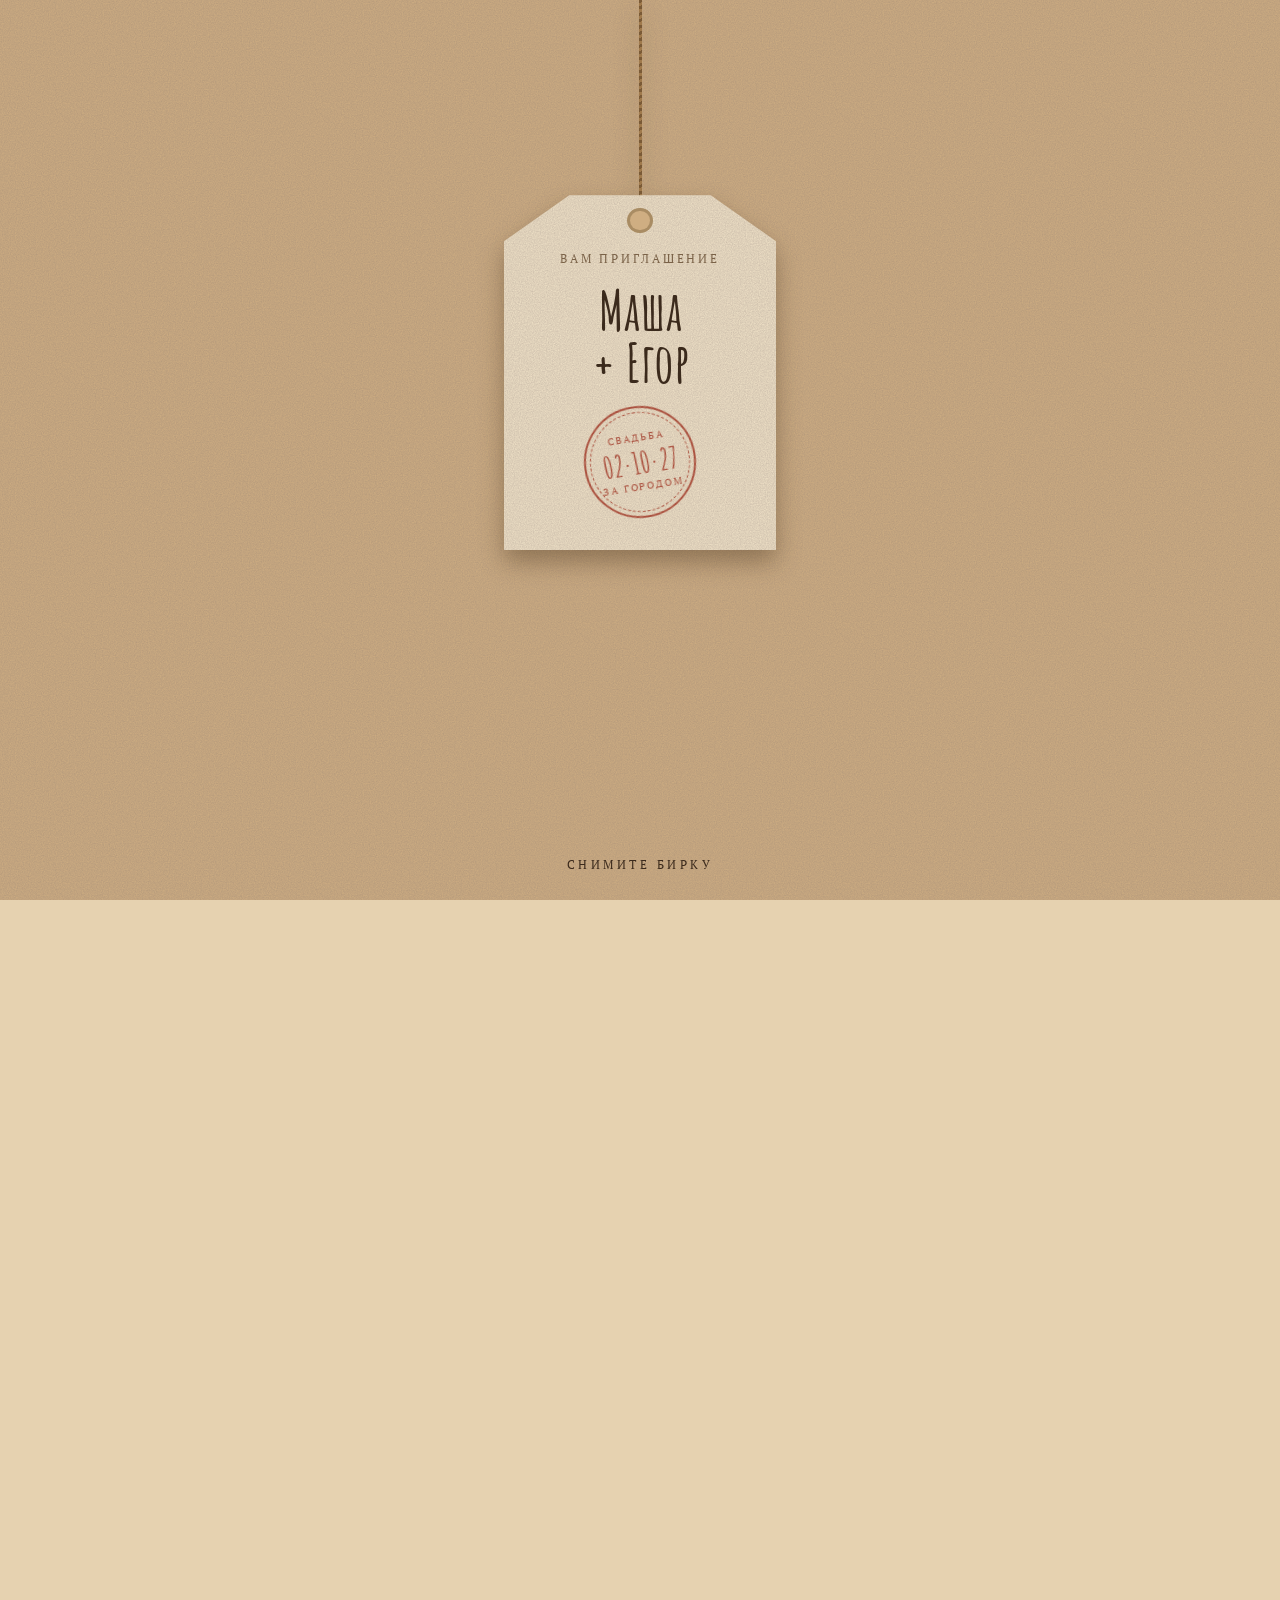
<file: kraft/index.html>
<!doctype html>
<html lang="ru">
<head>
<meta charset="utf-8">
<meta name="viewport" content="width=device-width,initial-scale=1,viewport-fit=cover">
<meta name="robots" content="noindex,nofollow">
<meta name="theme-color" content="#cfae82">
<title>Крафт · Маша и Егор</title>
<meta property="og:type" content="website">
<meta property="og:title" content="Маша + Егор зовут на свадьбу за городом">
<meta property="og:description" content="2 октября 2027 года.">
<meta property="og:url" content="https://aalyubaevapple-oss.github.io/invitation/kraft/">
<meta property="og:image" content="https://aalyubaevapple-oss.github.io/invitation/og/kraft.jpg">
<meta property="og:image:width" content="1200">
<meta property="og:image:height" content="630">
<meta name="twitter:card" content="summary_large_image">
<link rel="stylesheet" href="https://fonts.googleapis.com/css2?family=Amatic+SC:wght@700&family=PT+Serif:ital,wght@0,400;1,400&display=swap">
<link rel="stylesheet" href="../assets/engine.css">
<style>
/* Крафтовая бумага, бирка на шпагате и красный штамп. Загородная свадьба. */
:root{
  --btn-radius:3px;
  --paper:#e6d2b0; --ink:#3b2a1c; --ink-soft:#7a6248; --line:#a98c63; --accent:#a23b2a; --card:#f1e3c8;
  --grain:var(--grain-url);
  --display:"Amatic SC","Marck Script",cursive;
  --body:"PT Serif",Georgia,serif;
  --h1-size:clamp(4.4rem,22vw,5.8rem); --h2-size:3rem; --h-weight:700; --h-lh:.95; --h-spacing:.03em;
  --fs-body:1.02rem;
  --num-font:var(--display); --num-style:normal; --num-weight:700; --num-size:3rem;
  --pill-bg:var(--accent); --pill-fg:#f6ead2; --pill-radius:3px; --radius:3px; --sign-size:3rem;
  --card-shadow:0 0 0 1px var(--line),4px 4px 0 var(--line);
  --w-sky:#f3e2c2; --w-leaf1:#b9a56b; --w-leaf2:#7d7a46; --w-water:#dcbd83; --w-bloom:#fff6e0; --w-reed:#6d5a35;
  --kraft:#cfae82; --twine:#7a5a36;
  --bg-delay:.6s;
}
.rule i{border-radius:50%;transform:none}
.plan time{font-family:var(--body)}
.opener .bg{background:var(--grain-url),var(--kraft)}
.hang{position:absolute;left:50%;top:0;width:min(17rem,74vw);margin-left:calc(min(17rem,74vw) / -2);
  transform-origin:50% 0;animation:swing 4.5s ease-in-out infinite;filter:drop-shadow(0 12px 12px rgba(50,30,10,.35));
  transition:transform 1s cubic-bezier(.6,0,.9,.5)}
.twine{width:3px;height:24vh;margin:0 auto;background:repeating-linear-gradient(160deg,var(--twine) 0 3px,#a07a4c 3px 6px)}
.tag{margin-top:-1.3rem;padding:3.4rem 1.2rem 2rem;text-align:center;color:var(--ink);
  background:var(--grain-url),var(--card);clip-path:polygon(24% 0,76% 0,100% 13%,100% 100%,0 100%,0 13%);
  display:flex;flex-direction:column;align-items:center;gap:1.1rem;position:relative}
.tag::before{content:"";position:absolute;left:50%;top:1rem;width:1.2rem;height:1.2rem;margin-left:-.6rem;border-radius:50%;background:var(--kraft);box-shadow:0 0 0 3px var(--line)}
.tag small{font-family:var(--body);font-size:.72rem;letter-spacing:.24em;text-transform:uppercase;color:var(--ink-soft)}
.tag b{font-family:var(--display);font-weight:700;font-size:3.4rem;line-height:.95}
.stamp{width:7rem;height:7rem;border-radius:50%;border:2px solid var(--accent);outline:1px dashed var(--accent);outline-offset:-.45rem;color:var(--accent);
  display:grid;place-content:center;gap:.1rem;transform:rotate(-9deg);opacity:.85}
.stamp span{font-family:var(--body);font-size:.62rem;letter-spacing:.2em;text-transform:uppercase}
.stamp strong{font-family:var(--display);font-size:1.9rem;line-height:1}
.hint{bottom:calc(1.6rem + env(safe-area-inset-bottom,0px));color:var(--ink)}
@keyframes swing{0%,100%{transform:rotate(-2.2deg)}50%{transform:rotate(2.2deg)}}
.open .hang{animation:none;transform:translateY(130vh) rotate(16deg)}
</style>
</head>
<body>
<div class="opener" id="opener" data-ms="1500" role="button" tabindex="0" aria-label="Открыть приглашение">
  <div class="bg"></div>
  <div class="hang">
    <div class="twine"></div>
    <div class="tag">
      <small>Вам приглашение</small>
      <b>Маша<br>+ Егор</b>
      <div class="stamp"><span>Свадьба</span><strong>02·10·27</strong><span>За городом</span></div>
    </div>
  </div>
  <div class="hint">Снимите бирку</div>
</div>
<main class="letter" id="letter"></main>
<script>
window.INVITE = {
  names: ['Маша', 'Егор'], joiner: '+',
  date: '2027-10-02T14:00:00+03:00', dateFormat: 'long',
  art: 'meadow', seed: 31, artLabel: 'Осеннее поле с травами',
  eyebrow: 'Свадьба за городом',
  lead: 'Яблочный пирог, пледы, костёр и вы. Приезжайте на наш осенний праздник под открытым небом.',
  titles: {count: 'Осталось', place: 'Куда ехать', plan: 'План дня', dress: 'Что надеть'},
  venues: [
    {kind: 'ceremony', title: 'Церемония в поле', time: '14:00', place: 'Арка у старой яблони', address: 'Адрес сообщим позже'},
    {kind: 'dinner', title: 'Обед в амбаре', time: '15:30', place: 'Амбар на усадьбе', address: 'Сто шагов от арки'}
  ],
  plan: [['13:30', 'Сбор гостей, сидр'], ['14:00', 'Церемония'], ['15:30', 'Обед'], ['18:00', 'Пироги и чай'], ['19:00', 'Костёр'], ['20:00', 'Танцы в амбаре']],
  dress: 'Тёплые осенние цвета, шерсть, твид, вязаное. Обувь без каблука: вокруг трава и гравий.',
  swatches: ['#f1e3c8', '#cfae82', '#a23b2a', '#7d7a46', '#3b2a1c'],
  sections: ['lead', 'venues', 'plan',
    {type: 'faq', title: 'Важно знать', items: [
      ['Как добраться', 'От города около часа на машине, парковка на усадьбе бесплатная. Для тех, кто без машины, закажем автобус: время и место сбора пришлём позже.'],
      ['Можно ли остаться на ночь', 'Да. В гостевом доме есть комнаты. Напишите нам заранее, и мы забронируем.'],
      ['А если дождь', 'Церемония переедет под навес, а в амбаре тепло и сухо в любую погоду.'],
      ['Можно ли с детьми', 'Конечно. Будет детский стол и много места, чтобы бегать.']]},
    'dress', {type: 'count', as: 'line'}],
  bye: 'Обнимаем и очень ждём.'
};
</script>
<script src="../assets/engine.js"></script>
</body>
</html>
</file>
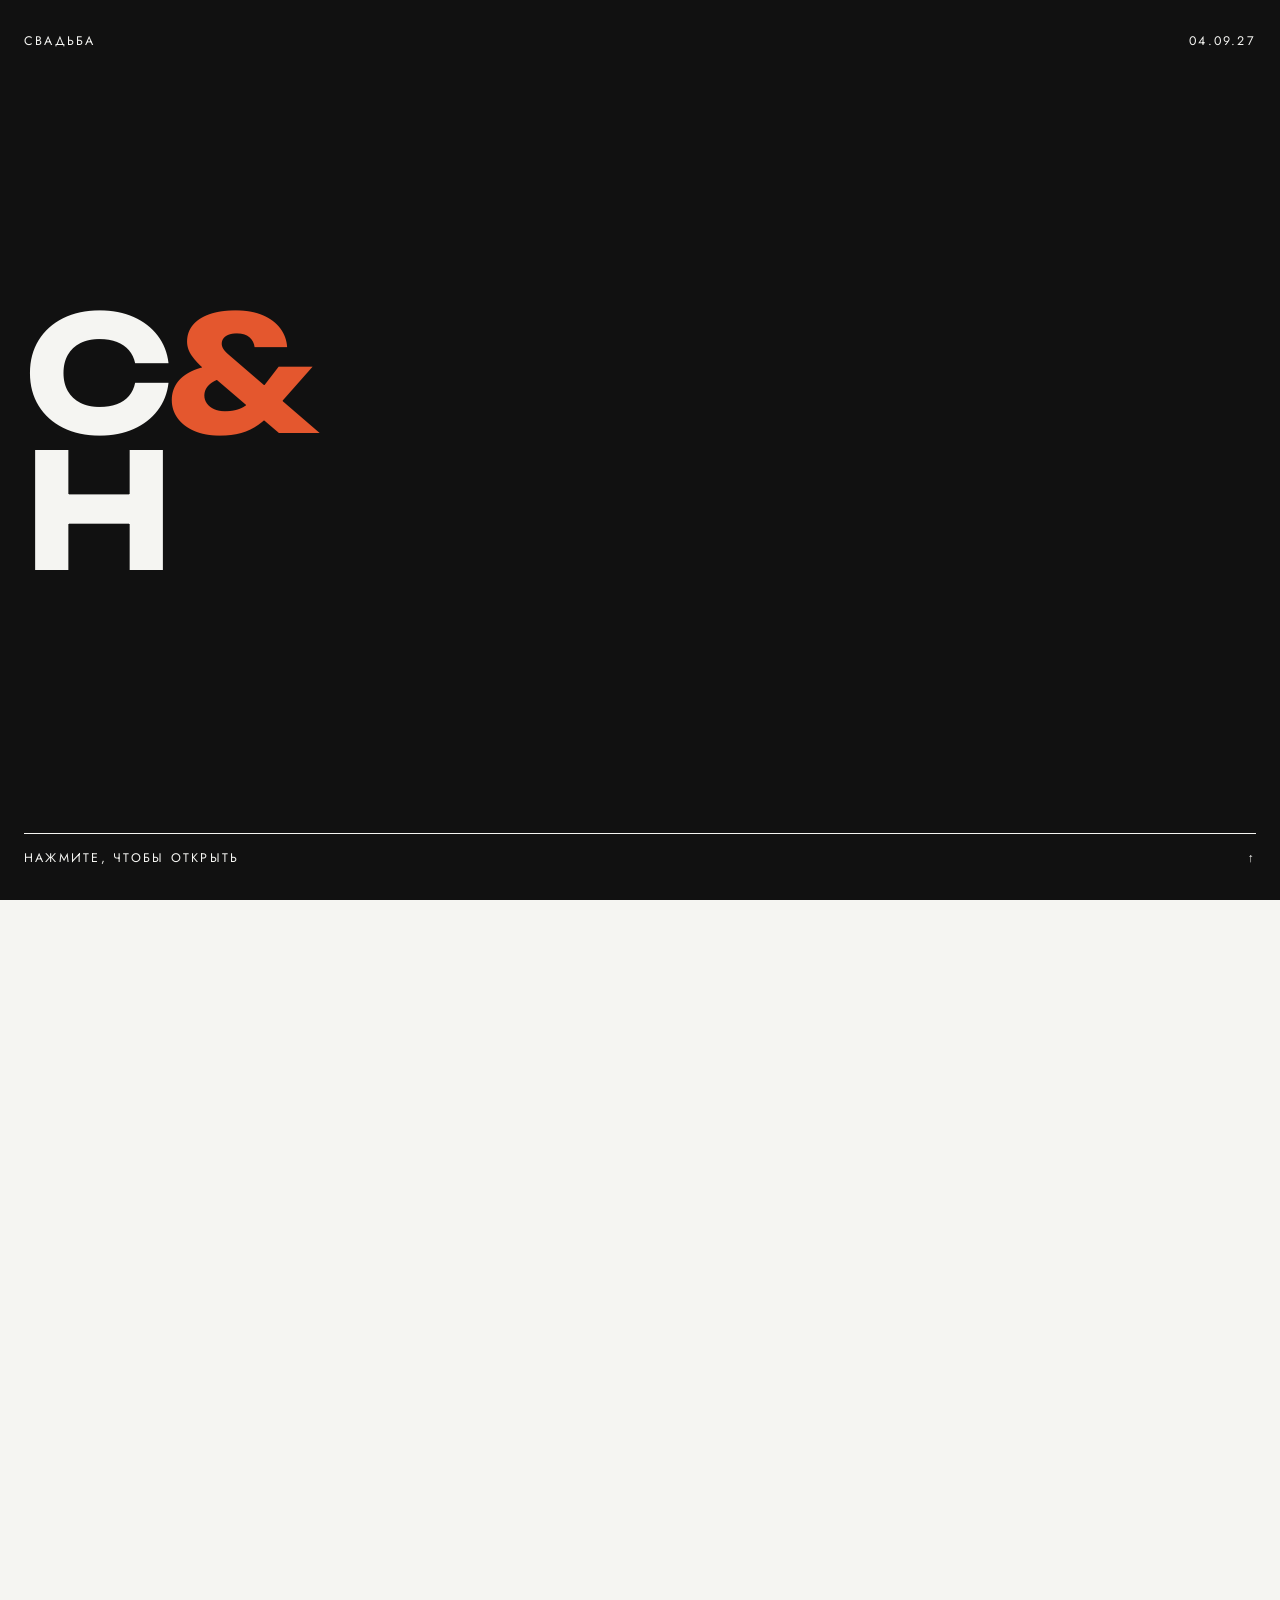
<file: mono/index.html>
<!doctype html>
<html lang="ru">
<head>
<meta charset="utf-8">
<meta name="viewport" content="width=device-width,initial-scale=1,viewport-fit=cover">
<meta name="robots" content="noindex,nofollow">
<meta name="theme-color" content="#111111">
<title>Минимализм · Саша и Ника</title>
<meta property="og:type" content="website">
<meta property="og:title" content="Саша & Ника женятся">
<meta property="og:description" content="4 сентября 2027 года. Приходите.">
<meta property="og:url" content="https://aalyubaevapple-oss.github.io/invitation/mono/">
<meta property="og:image" content="https://aalyubaevapple-oss.github.io/invitation/og/mono.jpg">
<meta property="og:image:width" content="1200">
<meta property="og:image:height" content="630">
<meta name="twitter:card" content="summary_large_image">
<link rel="stylesheet" href="https://fonts.googleapis.com/css2?family=Jost:wght@400;500&family=Unbounded:wght@400;700&display=swap">
<link rel="stylesheet" href="../assets/engine.css">
<style>
/* Чёрное и белое, крупный гротеск, выключка влево. Открывается шторкой. */
:root{
  --btn-radius:0;
  --paper:#f5f5f2; --ink:#111111; --ink-soft:#6b6b66; --line:#111111; --accent:#e4572e; --card:#111111;
  --display:"Unbounded","Arial Black",sans-serif;
  --body:"Jost","Helvetica Neue",Arial,sans-serif;
  --h1-size:clamp(2.7rem,13.5vw,3.7rem); --h2-size:1.25rem; --h-weight:700; --h-transform:uppercase; --h-lh:1.02; --h-spacing:-.01em;
  --fs-body:1.08rem; --label-spacing:.18em; --gap:4rem;
  --date-font:var(--display); --date-size:clamp(1.5rem,7.6vw,2.1rem); --date-weight:700; --date-spacing:0;
  --num-font:var(--display); --num-style:normal; --num-weight:700; --num-size:1.5rem;
  --h3-font:var(--body); --h3-style:normal; --h3-weight:500;
  --pill-radius:0; --sw-radius:0; --sign-size:1.4rem;
}
.dress,.back{color:var(--paper)}
.rule i{display:none}
.rule::after{border-top-width:3px}
.curtain{position:absolute;inset:0;background:var(--ink);color:var(--paper);
  display:flex;flex-direction:column;justify-content:space-between;padding:2rem 1.5rem calc(2rem + env(safe-area-inset-bottom,0px));
  transition:transform .95s cubic-bezier(.75,0,.2,1)}
.curtain .top{font-size:.78rem;letter-spacing:.18em;text-transform:uppercase;display:flex;justify-content:space-between}
.curtain b{font-family:var(--display);font-weight:700;font-size:clamp(5.5rem,31vw,10rem);line-height:.86;letter-spacing:-.04em}
.curtain b i{font-style:normal;color:var(--accent)}
.curtain .go{font-size:.78rem;letter-spacing:.18em;text-transform:uppercase;display:flex;justify-content:space-between;border-top:1px solid var(--paper);padding-top:.9rem}
.curtain .go span:last-child{animation:nudge 1.6s ease-in-out infinite}
@keyframes nudge{50%{transform:translateY(-.35rem)}}
.open .curtain{transform:translateY(-101%)}
</style>
</head>
<body>
<div class="opener" id="opener" data-ms="1000" role="button" tabindex="0" aria-label="Открыть приглашение">
  <div class="curtain">
    <div class="top"><span>Свадьба</span><span>04.09.27</span></div>
    <b>С<i>&amp;</i><br>Н</b>
    <div class="go"><span>Нажмите, чтобы открыть</span><span>↑</span></div>
  </div>
</div>
<main class="letter" id="letter"></main>
<script>
window.INVITE = {
  names: ['Саша', 'Ника'], joiner: '&', left: true,
  date: '2027-09-04T17:00:00+03:00', dateSep: '.',
  art: 'none',
  eyebrow: 'Мы женимся',
  lead: 'Без длинных тостов и лишних слов. Хорошая еда, музыка и люди, которых мы любим. Приходите.',
  titles: {count: 'Осталось', place: 'Где', plan: 'Тайминг', dress: 'Дресс-код'},
  venues: [
    {title: 'Регистрация', time: '17:00', place: 'Лофт, второй этаж', address: 'Адрес сообщим позже'},
    {title: 'Ужин и вечеринка', time: '18:30', place: 'Тот же лофт, терраса', address: 'Вход со двора'}
  ],
  plan: [['16:30', 'Сбор гостей'], ['17:00', 'Регистрация'], ['17:30', 'Игристое на террасе'], ['18:30', 'Ужин'], ['21:00', 'Торт'], ['21:30', 'Диджей до полуночи']],
  dress: 'Чёрное, белое и один яркий акцент. Кроссовки приветствуются.',
  swatches: ['#f5f5f2', '#bdbdb8', '#6b6b66', '#e4572e'],
  sections: [{type: 'count', as: 'big'}, 'lead', {type: 'venues', as: 'list'}, {type: 'plan', as: 'table'},
    {type: 'list', as: 'num', title: 'Правила', items: ['Без букетов. Лучше бутылка вина в нашу коллекцию.', 'Телефоны на церемонии в карман. Фотограф всё снимет.', 'Тосты короче минуты.', 'Танцуют все.']},
    'dress'],
  bye: 'До встречи.'
};
</script>
<script src="../assets/engine.js"></script>
</body>
</html>
</file>
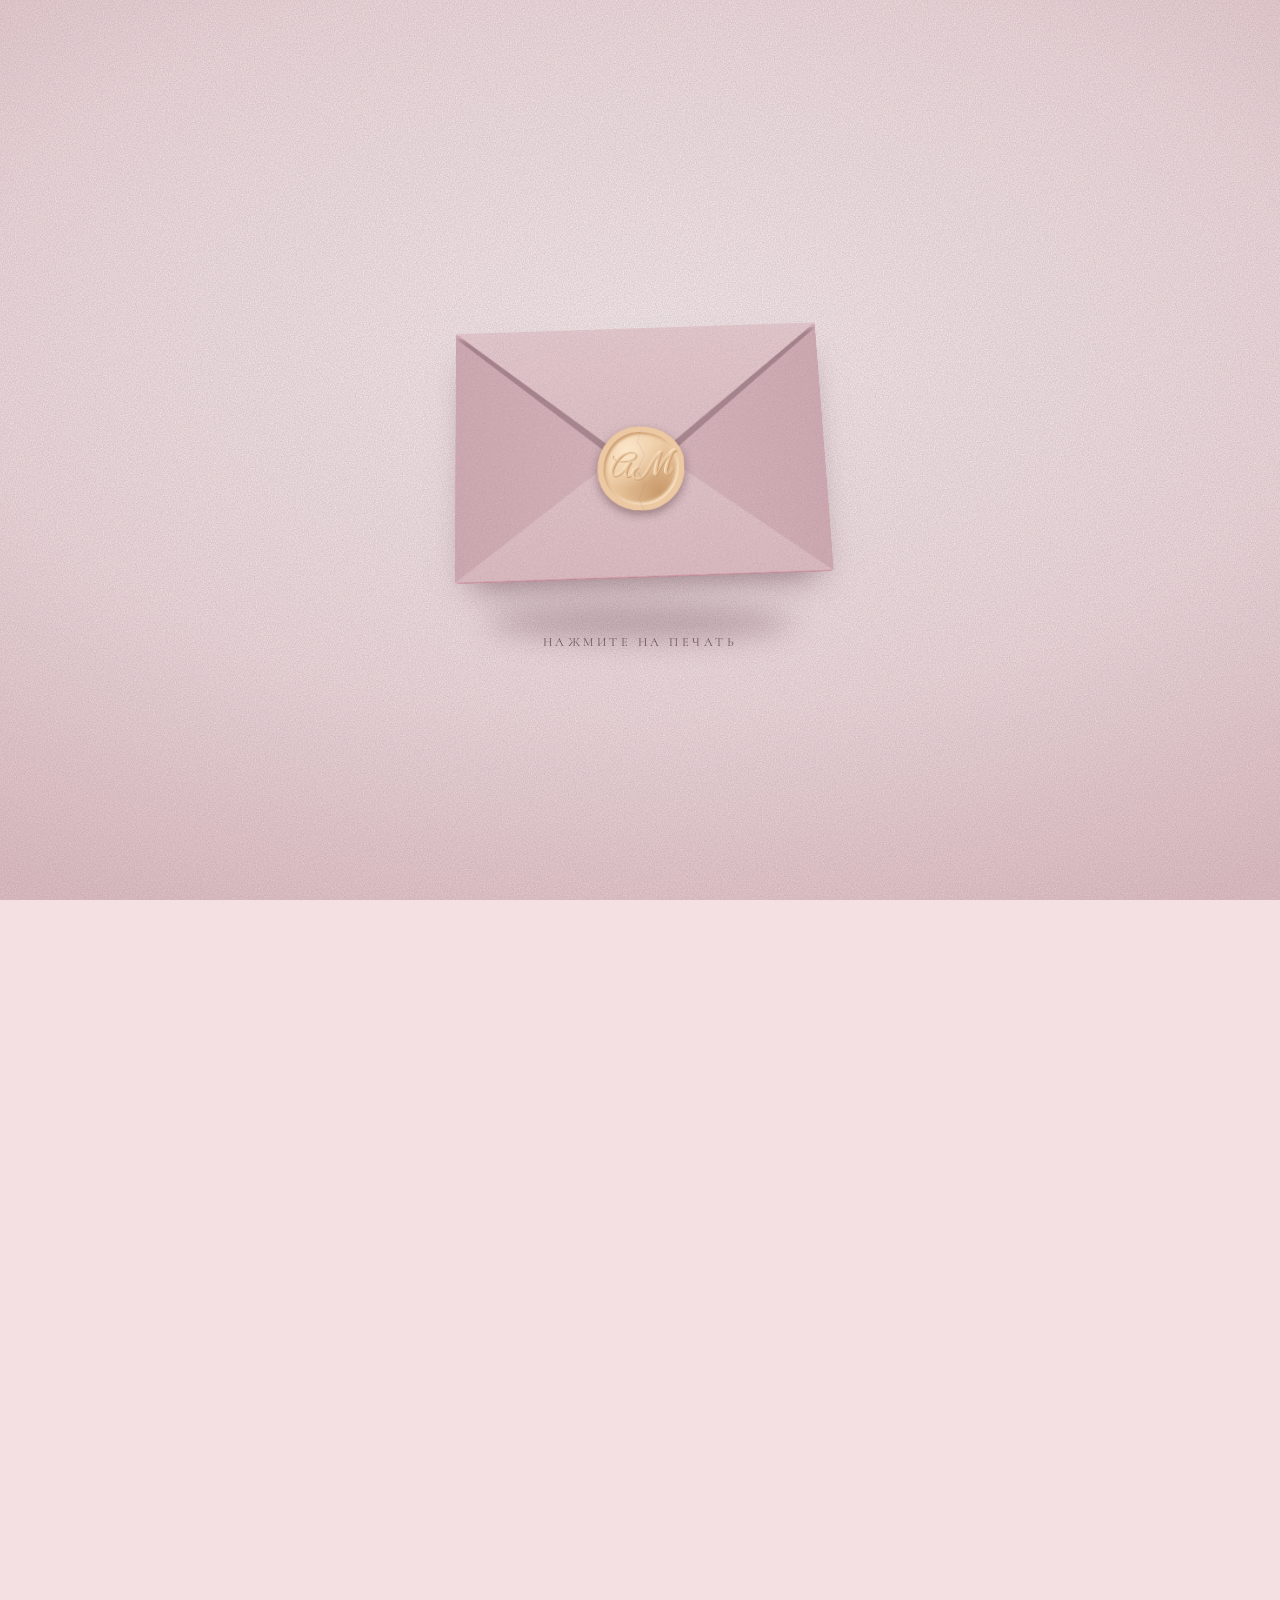
<file: pudra/index.html>
<!doctype html>
<html lang="ru">
<head>
<meta charset="utf-8">
<meta name="viewport" content="width=device-width,initial-scale=1,viewport-fit=cover">
<meta name="robots" content="noindex,nofollow">
<meta name="theme-color" content="#e6c4cb">
<title>Пудра · Анна и Михаил</title>
<meta property="og:type" content="website">
<meta property="og:title" content="Анна и Михаил приглашают на свадьбу">
<meta property="og:description" content="17 июля 2027 года. Откройте конверт.">
<meta property="og:url" content="https://aalyubaevapple-oss.github.io/invitation/pudra/">
<meta property="og:image" content="https://aalyubaevapple-oss.github.io/invitation/og/pudra.jpg">
<meta property="og:image:width" content="1200">
<meta property="og:image:height" content="630">
<meta name="twitter:card" content="summary_large_image">
<link rel="stylesheet" href="https://fonts.googleapis.com/css2?family=Cormorant:ital,wght@0,400;0,500;1,400&family=Great+Vibes&display=swap">
<link rel="stylesheet" href="../assets/engine.css">
<style>
/* Пудровый конверт с сургучной печатью: каллиграфия, тонкие линейки, акварельный берег. */
:root{
  --paper:#f4dfe3; --ink:#4b3340; --ink-soft:#8a6b78; --line:#d3a9b6; --accent:#b0607a; --card:#f9ebe6;
  --grain:var(--grain-url);
  --display:"Great Vibes","Marck Script","Snell Roundhand",cursive;
  --body:"Cormorant","Cormorant Garamond",Georgia,serif;
  --h1-size:clamp(3.4rem,17vw,4.6rem); --h2-size:2.7rem; --fs-body:1.16rem;
  --card-shadow:0 1px 0 var(--line),0 10px 24px -18px rgba(60,30,40,.5);
  --env-1:#e6c4cb; --env-2:#efd3d8; --env-3:#d9b1bb;
  --seal:#ecc9a2; --seal-hi:#fbe6c9; --seal-lo:#c99a6b;
  --w-sky:#f3c9cf; --w-leaf1:#9bb38a; --w-leaf2:#6f8f6c; --w-water:#b9cfd6; --w-bloom:#e58fa6; --w-reed:#5e6f4c;
  --bg-delay:2.05s;
}
/* Объёмный конверт: задняя стенка, карточка, карман, клапан с двумя сторонами и печать лежат на разной глубине. */
.opener .bg{background:var(--grain-url),radial-gradient(ellipse 90% 70% at 50% 38%,#fbeff1,var(--paper) 58%,#e4c3ca)}
.stage{position:absolute;inset:0;display:grid;place-items:center;perspective:1300px;animation:float 5.5s ease-in-out infinite}
.stage::after{content:"";position:absolute;left:50%;top:50%;width:min(70vw,19rem);height:2.2rem;margin:calc(min(84vw,23rem) * .42) 0 0 calc(min(70vw,19rem) / -2);
  border-radius:50%;background:rgba(75,40,55,.28);filter:blur(14px);transition:opacity .6s ease 1.9s}
.env3{position:relative;width:min(84vw,23rem);aspect-ratio:10/7;transform-style:preserve-3d;
  transform:rotateX(calc(16deg + var(--rx,0deg))) rotateY(var(--ry,0deg)) rotateZ(-2deg);
  transition:transform .35s ease-out,opacity .6s ease}
.env3>*{position:absolute;inset:0}
.e-back{background:repeating-linear-gradient(45deg,#c98b9c 0 7px,#c2818f 7px 14px);border-radius:.25rem;box-shadow:0 1.2rem 2rem -1rem rgba(75,40,55,.55)}
.e-card{inset:5% 4.5% 4%;transform:translateZ(1px);border-radius:.15rem;
  background:var(--grain-url),linear-gradient(180deg,#fffaf3,#f7ecdf);
  box-shadow:inset 0 0 0 1px #d9b98a,inset 0 0 0 .32rem #fffaf3,inset 0 0 0 calc(.32rem + 1px) #e6cfa6,0 2px 6px rgba(75,40,55,.25);
  display:flex;flex-direction:column;align-items:center;gap:.25rem;padding-top:1.5rem;color:var(--ink);
  transition:transform 1s cubic-bezier(.3,.8,.3,1) 1.15s}
.e-card small{font-size:.6rem;letter-spacing:.3em;text-transform:uppercase;color:var(--ink-soft)}
.e-card b{font-family:var(--display);font-weight:400;font-size:clamp(1.9rem,9vw,2.5rem);line-height:1.1}
.e-card span{font-size:.85rem;letter-spacing:.22em}
.e-front{transform:translateZ(2px)}
.e-front i{position:absolute;inset:0}
.e-front i::after,.f-out::after{content:"";position:absolute;inset:0;background-image:var(--grain-url)}
.e-front .l{clip-path:polygon(0 0,50.5% 54%,0 100%);background:linear-gradient(90deg,var(--env-3),var(--env-1) 75%)}
.e-front .r{clip-path:polygon(100% 0,49.5% 54%,100% 100%);background:linear-gradient(270deg,var(--env-3),var(--env-1) 75%)}
.e-front .b{clip-path:polygon(0 100%,50% 46%,100% 100%);background:linear-gradient(0deg,var(--env-1),var(--env-2) 80%);filter:drop-shadow(0 -2px 3px rgba(75,40,55,.25))}
.e-shade{transform:translateZ(2.5px) translateY(5px);clip-path:polygon(0 0,100% 0,50% 60%);background:rgba(75,40,55,.3);filter:blur(5px);transition:opacity .4s ease .35s}
.e-flap{transform:translateZ(3px) rotateX(0deg);transform-origin:50% 0;transform-style:preserve-3d;transition:transform 1s cubic-bezier(.5,.05,.3,1) .35s}
.e-flap>*{position:absolute;inset:0;backface-visibility:hidden;-webkit-backface-visibility:hidden}
.f-out{clip-path:polygon(0 0,100% 0,50% 58%);background:linear-gradient(180deg,var(--env-2),var(--env-1) 70%,var(--env-3))}
.f-in{clip-path:polygon(0 100%,100% 100%,50% 42%);transform:rotateX(180deg);background:repeating-linear-gradient(45deg,#c98b9c 0 7px,#c2818f 7px 14px)}
.seal{inset:auto;left:50%;top:58%;width:5.4rem;height:5.4rem;margin:-2.7rem 0 0 -2.7rem;transform:translateZ(6px);
  filter:drop-shadow(0 4px 5px rgba(60,30,40,.4))}
.half{position:absolute;inset:0;transition:transform .7s cubic-bezier(.3,.7,.3,1),opacity .55s ease .15s}
.half.a{clip-path:polygon(0 0,54% 0,47% 18%,55% 34%,46% 52%,54% 70%,47% 86%,52% 100%,0 100%)}
.half.b{clip-path:polygon(54% 0,100% 0,100% 100%,52% 100%,47% 86%,54% 70%,46% 52%,55% 34%,47% 18%)}
.wax{position:absolute;inset:0;border-radius:48% 52% 50% 50% / 52% 47% 53% 48%;
  background:radial-gradient(circle at 34% 28%,var(--seal-hi),transparent 46%),radial-gradient(circle at 70% 78%,var(--seal-lo),transparent 55%),var(--seal);
  box-shadow:inset 0 0 0 .38rem var(--seal),inset .1rem .12rem .18rem .38rem var(--seal-lo),inset -.08rem -.1rem .18rem .42rem var(--seal-hi);
  display:grid;place-items:center;font-family:var(--display);font-size:1.85rem;line-height:1;color:var(--seal);
  text-shadow:1px 1.2px .5px var(--seal-lo),-1px -1px .5px var(--seal-hi)}
.hint{top:calc(50% + min(84vw,23rem) * .35 + 3.4rem);color:var(--ink);opacity:.75}
@keyframes float{50%{transform:translateY(-.5rem)}}
.open .stage::after{opacity:0}
.open .half.a{transform:translate(-1.7rem,1.1rem) rotate(-16deg);opacity:0}
.open .half.b{transform:translate(1.7rem,1.1rem) rotate(16deg);opacity:0}
.open .e-shade{opacity:0}
.open .e-flap{transform:translateZ(-1px) rotateX(180deg)}
.open .e-card{transform:translateZ(1px) translateY(-72%)}
.open .env3{transform:translateY(50%) scale(1.2) rotateX(16deg) rotateZ(-2deg);transition:transform .8s cubic-bezier(.6,0,.8,.4) 2.05s}
.stage{transition:opacity .5s ease 2.25s}
.open .stage{opacity:0}
</style>
</head>
<body>
<div class="opener" id="opener" data-ms="2800" role="button" tabindex="0" aria-label="Открыть приглашение">
  <div class="bg"></div>
  <div class="stage">
    <div class="env3" data-tilt>
      <div class="e-back"></div>
      <div class="e-card"><small>Приглашение</small><b>Анна и Михаил</b><span>17 · 07 · 2027</span></div>
      <div class="e-front"><i class="l"></i><i class="r"></i><i class="b"></i></div>
      <div class="e-shade"></div>
      <div class="e-flap"><div class="f-out"></div><div class="f-in"></div></div>
      <div class="seal">
        <span class="half a"><span class="wax">АМ</span></span>
        <span class="half b"><span class="wax">АМ</span></span>
      </div>
    </div>
  </div>
  <div class="hint">Нажмите на печать</div>
</div>
<main class="letter" id="letter"></main>
<script>
window.INVITE = {
  names: ['Анна', 'Михаил'], joiner: 'и',
  date: '2027-07-17T16:00:00+03:00',
  art: 'river', seed: 11, artLabel: 'Акварельный берег реки с лодкой',
  lead: 'Дорогие родные и друзья! В этот день мы станем семьёй и очень хотим, чтобы вы были рядом.',
  venues: [
    {kind: 'ceremony', title: 'Церемония', time: '16:00', place: 'Площадка у воды', address: 'Адрес сообщим позже'},
    {kind: 'dinner', title: 'Ужин', time: '18:00', place: 'Шатёр в саду', address: 'Там же, в двух минутах пешком'}
  ],
  plan: [['15:30', 'Сбор гостей'], ['16:00', 'Церемония у воды'], ['17:00', 'Фуршет и прогулка'], ['18:00', 'Праздничный ужин'], ['21:00', 'Торт'], ['22:00', 'Танцы и огни']],
  dress: 'Будем рады, если ваши наряды поддержат палитру праздника. Удобная обувь пригодится: часть вечера пройдёт на траве.',
  swatches: ['#f1d5da', '#d9a3b2', '#b9c4a6', '#e9d3b4', '#8a6b78'],
  sections: ['lead', 'count',
    {type: 'story', title: 'Наша история', items: [['2019', 'Познакомились на дне рождения общего друга'], ['2022', 'Впервые уехали вдвоём к морю'], ['2026', 'Михаил сделал предложение на берегу реки']]},
    'venues', 'plan', 'dress'],
  bye: 'Ждём вас и будем счастливы разделить этот день вместе.'
};
</script>
<script src="../assets/engine.js"></script>
</body>
</html>
</file>
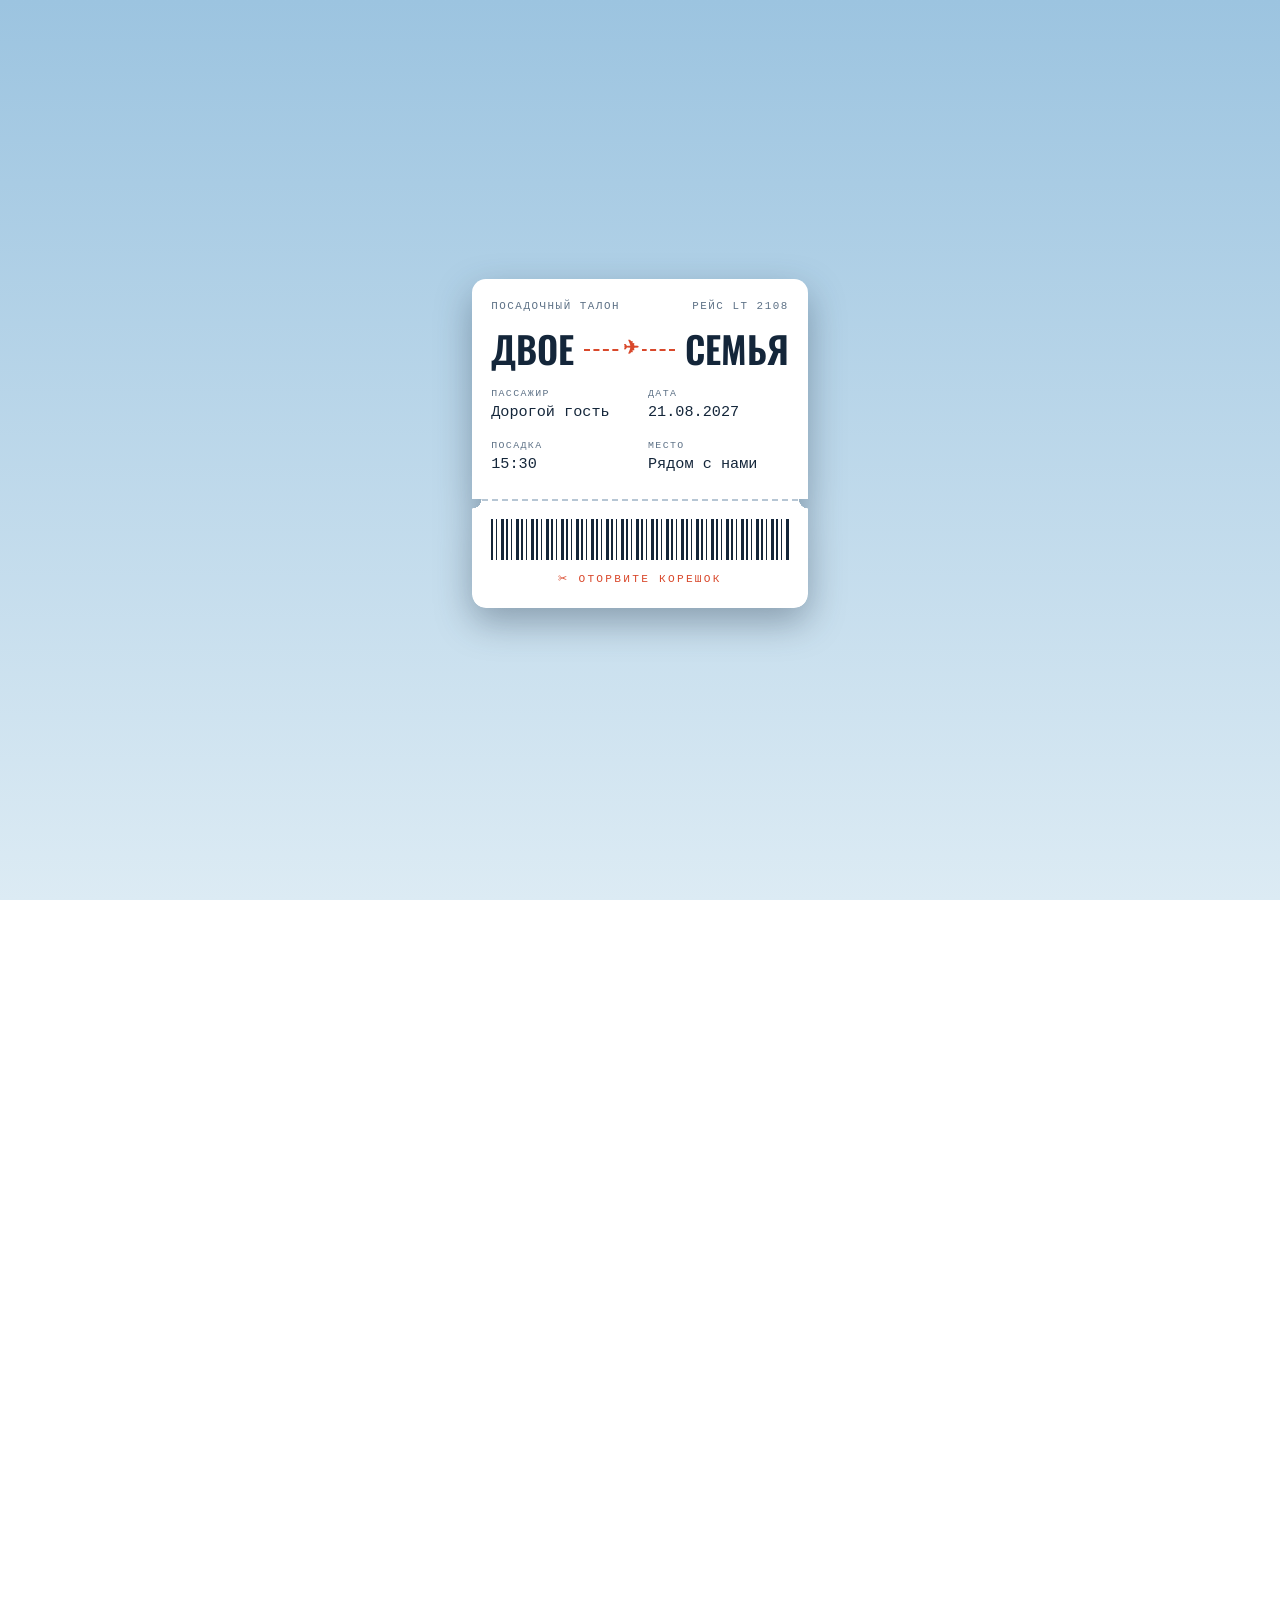
<file: ticket/index.html>
<!doctype html>
<html lang="ru">
<head>
<meta charset="utf-8">
<meta name="viewport" content="width=device-width,initial-scale=1,viewport-fit=cover">
<meta name="robots" content="noindex,nofollow">
<meta name="theme-color" content="#bcd7ea">
<title>Билет · Лиза и Тимур</title>
<meta property="og:type" content="website">
<meta property="og:title" content="Лиза + Тимур: посадочный талон на свадьбу">
<meta property="og:description" content="21 августа 2027 года. Рейс LT 2108.">
<meta property="og:url" content="https://aalyubaevapple-oss.github.io/invitation/ticket/">
<meta property="og:image" content="https://aalyubaevapple-oss.github.io/invitation/og/ticket.jpg">
<meta property="og:image:width" content="1200">
<meta property="og:image:height" content="630">
<meta name="twitter:card" content="summary_large_image">
<link rel="stylesheet" href="https://fonts.googleapis.com/css2?family=Oswald:wght@400;600&family=PT+Mono&display=swap">
<link rel="stylesheet" href="../assets/engine.css">
<style>
/* Посадочный талон: небо, белые карточки, моноширинные поля. Открывается отрывом корешка. */
:root{
  --btn-radius:6px;--btn-font:var(--display);
  --paper:#dbe9f3; --ink:#14263a; --ink-soft:#5d7186; --line:#b6c6d4; --accent:#d9482b; --card:#eef4f8;
  --display:"Oswald","Arial Narrow",sans-serif;
  --body:"PT Mono","Courier New",monospace;
  --h1-size:clamp(3rem,15vw,4rem); --h2-size:1.5rem; --h-weight:600; --h-transform:uppercase; --h-lh:1.05; --h-spacing:.02em;
  --fs-body:.92rem; --label-spacing:.14em; --gap:1rem;
  --date-font:var(--display); --date-size:2rem; --date-weight:600; --date-spacing:.06em;
  --num-font:var(--display); --num-style:normal; --num-weight:600; --num-size:2rem;
  --h3-font:var(--display); --h3-style:normal; --h3-weight:600;
  --pill-radius:4px; --radius:8px; --sw-radius:4px; --sign-size:1.7rem;
  --bg-delay:.9s;
}
body{background:linear-gradient(180deg,#bcd7ea,#e6f0f6 60%) fixed}
.letter section{background:#fff;border-radius:14px;padding:1.5rem 1.2rem;width:100%;box-shadow:0 8px 20px -14px rgba(20,38,58,.5)}
.rule{display:none}
.dress{box-shadow:none;padding:1rem}
.opener .bg{background:linear-gradient(180deg,#9cc4e0,#dcebf4)}
.tk{position:absolute;left:50%;top:50%;width:min(21rem,86%);transform:translate(-50%,-52%);font-family:var(--body);color:var(--ink);filter:drop-shadow(0 14px 18px rgba(20,38,58,.35))}
.tk-main,.tk-stub{background:#fff;position:relative}
.tk-main{border-radius:14px 14px 0 0;padding:1.2rem 1.2rem 1.4rem;transition:transform .9s cubic-bezier(.6,0,.3,1) .5s}
.tk-stub{border-radius:0 0 14px 14px;padding:1.1rem 1.2rem 1.2rem;border-top:2px dashed var(--line);transform-origin:0 0;
  transition:transform .85s cubic-bezier(.5,0,.9,.5);-webkit-mask:radial-gradient(circle .6rem at 0 0,transparent 98%,#000) left top/51% 100% no-repeat,radial-gradient(circle .6rem at 100% 0,transparent 98%,#000) right top/51% 100% no-repeat;
  mask:radial-gradient(circle .6rem at 0 0,transparent 98%,#000) left top/51% 100% no-repeat,radial-gradient(circle .6rem at 100% 0,transparent 98%,#000) right top/51% 100% no-repeat}
.tk-head{display:flex;justify-content:space-between;font-size:.68rem;letter-spacing:.14em;text-transform:uppercase;color:var(--ink-soft)}
.tk-route{font-family:var(--display);font-weight:600;font-size:2.3rem;line-height:1.1;text-transform:uppercase;display:flex;align-items:center;gap:.6rem;margin:.9rem 0 1rem}
.tk-route i{flex:1;border-top:2px dashed var(--accent);position:relative}
.tk-route i::after{content:"✈";position:absolute;left:50%;top:-.95rem;margin-left:-.6rem;font-style:normal;font-size:1.2rem;color:var(--accent);background:#fff;padding:0 .2rem}
.tk-grid{display:grid;grid-template-columns:1fr 1fr;gap:.8rem 1rem}
.tk-grid small{display:block;font-size:.62rem;letter-spacing:.14em;text-transform:uppercase;color:var(--ink-soft)}
.tk-grid b{font-weight:400;font-size:.95rem}
.bar{height:2.6rem;background:repeating-linear-gradient(90deg,var(--ink) 0 2px,transparent 2px 5px,var(--ink) 5px 6px,transparent 6px 10px,var(--ink) 10px 13px,transparent 13px 15px)}
.tear{margin-top:.7rem;text-align:center;font-size:.7rem;letter-spacing:.2em;text-transform:uppercase;color:var(--accent)}
.open .tk-stub{transform:translateY(120vh) rotate(11deg)}
.open .tk-main{transform:translateY(-130vh)}
</style>
</head>
<body>
<div class="opener" id="opener" data-ms="1750" role="button" tabindex="0" aria-label="Открыть приглашение">
  <div class="bg"></div>
  <div class="tk">
    <div class="tk-main">
      <div class="tk-head"><span>Посадочный талон</span><span>Рейс LT 2108</span></div>
      <div class="tk-route"><span>Двое</span><i></i><span>Семья</span></div>
      <div class="tk-grid">
        <div><small>Пассажир</small><b>Дорогой гость</b></div>
        <div><small>Дата</small><b>21.08.2027</b></div>
        <div><small>Посадка</small><b>15:30</b></div>
        <div><small>Место</small><b>Рядом с нами</b></div>
      </div>
    </div>
    <div class="tk-stub"><div class="bar"></div><div class="tear">✂ Оторвите корешок</div></div>
  </div>
</div>
<main class="letter" id="letter"></main>
<script>
window.INVITE = {
  names: ['Лиза', 'Тимур'], joiner: '+', left: true,
  date: '2027-08-21T16:00:00+03:00', dateSep: '.',
  art: 'route', route: ['ДВОЕ', 'СЕМЬЯ'],
  eyebrow: 'Рейс LT 2108 · Свадьба',
  lead: 'Уважаемые пассажиры! Мы отправляемся в самое долгое путешествие и приглашаем вас на борт.',
  titles: {count: 'До вылета', place: 'Пункт назначения', plan: 'Расписание', dress: 'Форма одежды'},
  venues: [
    {title: 'Церемония', time: '16:00', place: 'Терраса с видом на море', address: 'Адрес сообщим позже'},
    {title: 'Ужин', time: '18:00', place: 'Ресторан у пляжа', address: 'Трансфер от церемонии'}
  ],
  plan: [['15:30', 'Регистрация гостей'], ['16:00', 'Церемония'], ['17:00', 'Аперитив на закате'], ['18:00', 'Ужин'], ['21:00', 'Торт'], ['22:00', 'Танцы на песке']],
  dress: 'Светлые лёгкие ткани, лён, песочные и морские оттенки.',
  swatches: ['#ffffff', '#e9dcc3', '#9cc4e0', '#14263a', '#d9482b'],
  sections: ['lead',
    {type: 'fields', items: [['Пассажир', 'Дорогой гость'], ['Рейс', 'LT 2108'], ['Дата', '21.08.2027'], ['Посадка', '15:30'], ['Выход', 'Терраса у моря'], ['Место', 'Рядом с нами']]},
    {type: 'plan', as: 'board'}, 'venues',
    {type: 'list', as: 'check', title: 'Ручная кладь', items: ['Купальник и полотенце', 'Солнечные очки', 'Лёгкая накидка на вечер', 'Обувь без каблука: будет песок']},
    'dress', 'count'],
  bye: 'Приятного полёта. Ждём вас на посадке.'
};
</script>
<script src="../assets/engine.js"></script>
</body>
</html>
</file>
<file: assets/engine.css>
/* Общая вёрстка приглашения. Цвета, шрифты и характер задаёт страница через переменные в :root. */
:root{--grain-url:url("data:image/svg+xml,%3Csvg xmlns='http://www.w3.org/2000/svg' width='260' height='260'%3E%3Cfilter id='n'%3E%3CfeTurbulence type='fractalNoise' baseFrequency='.85' numOctaves='3' stitchTiles='stitch'/%3E%3CfeColorMatrix values='0 0 0 0 .2 0 0 0 0 .15 0 0 0 0 .15 0 0 0 .32 0'/%3E%3C/filter%3E%3Crect width='100%25' height='100%25' filter='url(%23n)'/%3E%3C/svg%3E")}
*{box-sizing:border-box}
html{font-size:16px;scroll-behavior:smooth}
html.locked,html.locked body{overflow:hidden;height:100%}
[hidden]{display:none!important}
body{
  margin:0;
  background:var(--grain,none),var(--paper);
  color:var(--ink);
  font-family:var(--body);
  font-size:var(--fs-body,1.12rem);
  line-height:1.55;
  -webkit-font-smoothing:antialiased;
}

/* ---------- экран открытия ---------- */
.opener{position:fixed;inset:0;z-index:20;cursor:pointer;overflow:hidden;perspective:1400px;-webkit-tap-highlight-color:transparent}
.opener.open{pointer-events:none}
.opener:focus-visible{outline:3px solid var(--accent);outline-offset:-6px}
.opener .bg{position:absolute;inset:0;background:var(--grain,none),var(--paper);transition:opacity .8s ease var(--bg-delay,.9s)}
.opener.open .bg{opacity:0}
.hint{position:absolute;left:0;right:0;text-align:center;font-size:.78rem;letter-spacing:.28em;text-transform:uppercase;transition:opacity .4s}
.opener.open .hint{opacity:0}

/* ---------- письмо ---------- */
.letter{
  max-width:30rem;margin:0 auto;
  padding-inline:1.5rem;padding-block:3rem 6.5rem;
  display:flex;flex-direction:column;gap:var(--gap,4.5rem);
  text-align:center;
}
section{display:flex;flex-direction:column;align-items:center;gap:1.1rem;min-width:0}
.label{font-size:.78rem;letter-spacing:var(--label-spacing,.3em);text-transform:uppercase;color:var(--ink-soft)}
h1,h2{
  font-family:var(--display);font-weight:var(--h-weight,400);font-style:var(--h-style,normal);
  text-transform:var(--h-transform,none);letter-spacing:var(--h-spacing,0);line-height:var(--h-lh,1.1);
  margin:0;text-wrap:balance;
}
h1{font-size:var(--h1-size,4rem);display:flex;flex-direction:column;gap:.08em;overflow-wrap:anywhere}
h1 .amp{font-size:.6em;color:var(--accent)}
h2{font-size:var(--h2-size,2.4rem)}
p{margin:0;max-width:24rem;text-wrap:pretty}
.rule{width:100%;display:flex;align-items:center;gap:.9rem;color:var(--line)}
.rule::before,.rule::after{content:"";flex:1;border-top:1px solid currentColor}
.rule i{width:.5rem;height:.5rem;background:var(--accent);transform:rotate(45deg)}

.scene{width:calc(100% + 3rem);max-width:none;margin-inline:-1.5rem;display:block}
.scene,.venue canvas{
  -webkit-mask-image:radial-gradient(ellipse 50% 50% at 50% 50%,#000 48%,transparent 98%);
  mask-image:radial-gradient(ellipse 50% 50% at 50% 50%,#000 48%,transparent 98%);
}
.route{width:100%;height:auto;color:var(--ink)}
.dateline{font-family:var(--date-font,inherit);font-size:var(--date-size,1.5rem);font-weight:var(--date-weight,400);letter-spacing:var(--date-spacing,.22em);line-height:1.15;font-variant-numeric:lining-nums tabular-nums}

.count{display:grid;grid-template-columns:repeat(4,1fr);width:100%;border-block:1px solid var(--line)}
.count div{padding-block:1rem;display:flex;flex-direction:column;align-items:center;gap:.25rem;min-width:0}
.count div+div{border-left:1px solid var(--line)}
.count b{font-family:var(--num-font,inherit);font-weight:var(--num-weight,400);font-style:var(--num-style,italic);font-size:var(--num-size,2.3rem);line-height:1;font-variant-numeric:lining-nums tabular-nums}
.count span{font-size:.7rem;letter-spacing:.12em;text-transform:uppercase;color:var(--ink-soft)}

.venues{width:100%;display:flex;flex-direction:column;gap:2rem}
.venue{display:flex;flex-direction:column;align-items:center;gap:.45rem;width:100%;min-width:0}
.venue canvas{width:100%;aspect-ratio:2/1}
.venue h3{font-family:var(--h3-font,inherit);font-style:var(--h3-style,italic);font-weight:var(--h3-weight,400);font-size:1.5rem;line-height:1.2;margin:0}
.venue .when{font-variant-numeric:lining-nums;letter-spacing:.08em}
.venue .addr{color:var(--ink-soft);font-size:.98rem}

.plan{list-style:none;margin:0;padding:0;width:100%;position:relative;display:flex;flex-direction:column;gap:1.4rem}
.plan::before{content:"";position:absolute;left:50%;top:.4rem;bottom:.4rem;border-left:1px solid var(--line)}
.plan li{display:grid;grid-template-columns:1fr auto 1fr;align-items:center;gap:.8rem}
.plan time{grid-column:2;position:relative;background:var(--pill-bg,var(--ink));color:var(--pill-fg,var(--paper));border-radius:var(--pill-radius,999px);
  padding:.1rem .7rem;font-family:var(--num-font,inherit);font-size:.95rem;letter-spacing:.06em;font-variant-numeric:lining-nums tabular-nums}
.plan span{min-width:0;line-height:1.3}
.plan li:nth-child(odd) span{grid-column:1;grid-row:1;text-align:right}
.plan li:nth-child(even) span{grid-column:3;text-align:left}

.dress{width:100%;background:var(--card);border-radius:var(--radius,0);padding:1.6rem 1.2rem;display:flex;flex-direction:column;align-items:center;gap:1rem;
  box-shadow:var(--card-shadow,0 1px 0 var(--line))}
.sw{display:flex;gap:.7rem;flex-wrap:wrap;justify-content:center}
.sw i{width:2.5rem;height:2.5rem;border-radius:var(--sw-radius,50%);box-shadow:inset 0 0 0 1px rgba(128,128,128,.25)}
.sign{font-family:var(--display);font-style:var(--h-style,normal);font-weight:var(--h-weight,400);text-transform:var(--h-transform,none);font-size:var(--sign-size,2.2rem);line-height:1.15;color:var(--accent)}
.again{background:none;border:0;border-bottom:1px solid var(--line);padding:0 0 .15rem;color:var(--ink-soft);
  font:inherit;font-size:.78rem;letter-spacing:.22em;text-transform:uppercase;cursor:pointer}
.again:focus-visible,.back:focus-visible{outline:2px solid var(--accent);outline-offset:4px}

.btn{display:inline-flex;align-items:center;justify-content:center;min-height:2.9rem;padding:.5rem 1.5rem;
  border:1px solid var(--btn-line,var(--ink));border-radius:var(--btn-radius,999px);background:var(--btn-bg,transparent);color:var(--btn-fg,var(--ink));
  font-family:var(--btn-font,inherit);font-size:.78rem;letter-spacing:.18em;text-transform:uppercase;text-decoration:none;line-height:1.2;
  transition:background .25s ease,color .25s ease,transform .15s ease}
.btn.sm{min-height:2.75rem;margin-top:.35rem}
.btn:hover{background:var(--btn-fg,var(--ink));color:var(--paper)}
.btn:active{transform:scale(.97)}
.btn:focus-visible{outline:2px solid var(--accent);outline-offset:3px}

/* обложка собирается по строкам после открытия */
.cover>*{transition:opacity .9s ease,transform .9s cubic-bezier(.2,.7,.2,1)}
.cover>:nth-child(2){transition-delay:.12s}
.cover>:nth-child(3){transition-delay:.26s}
.cover>:nth-child(4){transition-delay:.4s}
.cover>:nth-child(n+5){transition-delay:.52s}
.letter:not(.entered) .cover>*{opacity:0;transform:translateY(1.3rem)}

.back{position:fixed;z-index:10;left:.75rem;bottom:calc(.75rem + env(safe-area-inset-bottom,0px));
  padding:.45rem .9rem;border-radius:999px;background:var(--card);color:var(--ink);text-decoration:none;
  font-size:.72rem;letter-spacing:.12em;text-transform:uppercase;box-shadow:0 2px 10px rgba(0,0,0,.25)}

/* выключка влево: строгие темы */
.letter.left{text-align:left}
.letter.left section{align-items:flex-start}
.letter.left h1{align-items:flex-start}
.letter.left .rule::before{display:none}
.letter.left .rule{flex-direction:row}
.letter.left .venue{align-items:flex-start}
.letter.left .dress{align-items:flex-start}
.letter.left .sw{justify-content:flex-start}
.letter.left .count div{align-items:flex-start;padding-inline:.6rem}
.letter.left .plan::before{display:none}
.letter.left .plan li{grid-template-columns:4.6rem 1fr;align-items:baseline}
.letter.left .plan time{grid-column:1;justify-self:start}
.letter.left .plan li:nth-child(n) span{grid-column:2;grid-row:1;text-align:left}

/* ---------- подачи и дополнительные блоки ---------- */
.quote{margin:0;max-width:22rem;font-family:var(--quote-font,var(--display));font-style:var(--h-style,normal);font-weight:var(--h-weight,400);
  text-transform:var(--quote-transform,none);font-size:var(--quote-size,1.7rem);line-height:1.32;text-wrap:balance}
.quote::before{content:"«";display:block;font-size:1.8em;line-height:.8;color:var(--accent)}
.bigcount{display:flex;flex-direction:column;align-items:center;gap:.5rem}
.bigcount b{font-family:var(--num-font,var(--display));font-weight:var(--num-weight,400);font-style:var(--num-style,normal);
  font-size:clamp(6rem,36vw,9.5rem);line-height:.86;color:var(--accent);font-variant-numeric:lining-nums tabular-nums}
.bigcount span,.countrest{font-size:.78rem;letter-spacing:.2em;text-transform:uppercase;color:var(--ink-soft)}
.countrest b{font-weight:400;color:var(--ink);font-variant-numeric:lining-nums tabular-nums}
.countline{font-size:1.25em}
.countline b{font-family:var(--num-font,var(--display));font-weight:var(--num-weight,400);font-size:1.5em;color:var(--accent);font-variant-numeric:lining-nums}
.venue .vt{display:flex;flex-direction:column;align-items:inherit;gap:.45rem;min-width:0}
.venues.list .venue{flex-direction:row;align-items:flex-start;gap:1.1rem;text-align:left}
.venues.list .vt{align-items:flex-start}
.venues.list .no{font-style:normal;font-family:var(--num-font,var(--display));font-weight:var(--num-weight,400);font-size:2.6rem;line-height:1;color:var(--accent);font-variant-numeric:lining-nums}
.plan.table::before,.plan.menu::before,.plan.board::before,.plan.cards::before{display:none}
.plan.table{gap:0;border-top:1px solid var(--line)}
.plan.table li{grid-template-columns:4.6rem 1fr;align-items:baseline;padding-block:.85rem;border-bottom:1px solid var(--line)}
.plan.table time{grid-column:1;justify-self:start;background:none;color:var(--accent);padding:0;font-size:1.05rem}
.plan.table li:nth-child(n) span{grid-column:2;grid-row:1;text-align:left}
.plan.menu{gap:1rem}
.plan.menu li{display:flex;align-items:baseline;gap:.6rem}
.plan.menu li::after{content:"";order:2;flex:1;min-width:1.5rem;border-bottom:1px dotted var(--ink-soft);transform:translateY(-.25em)}
.plan.menu span{order:1;text-align:left}
.plan.menu time{order:3;background:none;color:var(--accent);padding:0;font-size:1.1rem}
.plan.board{gap:0;background:var(--board-bg,var(--ink));color:var(--board-fg,var(--paper));border-radius:var(--radius,0);padding:.4rem 1rem;font-variant-numeric:tabular-nums}
.plan.board li{grid-template-columns:3.6rem 1fr auto;align-items:baseline;gap:.7rem;padding-block:.7rem;border-bottom:1px solid rgba(128,128,128,.35)}
.plan.board li:last-child{border-bottom:0}
.plan.board time{grid-column:1;background:none;color:var(--board-accent,#f2c94c);padding:0;justify-self:start}
.plan.board li:nth-child(n) span{grid-column:2;grid-row:1;text-align:left;min-width:0;overflow-wrap:anywhere}
.plan.board em{grid-column:3;grid-row:1;white-space:nowrap;font-style:normal;font-size:.62rem;letter-spacing:.12em;text-transform:uppercase;opacity:.65}
.plan.cards{display:grid;grid-template-columns:1fr 1fr;gap:.7rem}
.plan.cards li{display:flex;flex-direction:column;align-items:center;justify-content:center;gap:.4rem;padding:1.1rem .6rem;background:var(--card);border-radius:var(--radius,0);box-shadow:var(--card-shadow,0 1px 0 var(--line))}
.plan.cards time{background:none;color:var(--accent);padding:0;font-size:1.5rem;letter-spacing:.02em}
.plan.cards li:nth-child(n) span{text-align:center}
.story{list-style:none;margin:0;padding:0;width:100%;display:flex;flex-direction:column;align-items:center}
.story li{display:flex;flex-direction:column;align-items:center;gap:.3rem}
.story li+li::before{content:"";height:2rem;border-left:1px solid var(--line);margin-block:.8rem}
.story b{font-family:var(--num-font,var(--display));font-weight:var(--num-weight,400);font-style:var(--num-style,italic);font-size:1.9rem;line-height:1.1;color:var(--accent);font-variant-numeric:lining-nums}
.story span{max-width:19rem}
.facts{width:100%;display:grid;grid-template-columns:1fr 1fr;gap:.7rem}
.facts div{display:flex;flex-direction:column;align-items:center;gap:.3rem;padding:1.2rem .5rem;background:var(--card);border-radius:var(--radius,0);box-shadow:var(--card-shadow,0 1px 0 var(--line))}
.facts b{font-family:var(--num-font,var(--display));font-weight:var(--num-weight,400);font-size:3rem;line-height:1;color:var(--accent);font-variant-numeric:lining-nums}
.facts span{line-height:1.25}
.menu{width:100%;margin:0;display:flex;flex-direction:column;gap:1.4rem}
.menu div{display:flex;flex-direction:column;align-items:inherit;gap:.3rem}
.menu dt{font-size:.74rem;letter-spacing:.26em;text-transform:uppercase;color:var(--accent)}
.menu dd{margin:0;font-size:1.08em;line-height:1.35}
.list{list-style:none;margin:0;padding:0;width:100%;display:flex;flex-direction:column;gap:1rem;text-align:left;counter-reset:n}
.list li{display:grid;grid-template-columns:1.9rem 1fr;gap:.5rem;align-items:baseline;counter-increment:n}
.list li::before{content:"—";color:var(--accent)}
.list.check li::before{content:"✓";font-weight:700}
.list.num li{grid-template-columns:2.6rem 1fr}
.list.num li::before{content:counter(n,decimal-leading-zero);font-family:var(--num-font,var(--display));font-weight:var(--num-weight,400);font-variant-numeric:lining-nums}
.list b{display:block;font-weight:var(--strong,600)}
.faq{width:100%;text-align:left;border-top:1px solid var(--line)}
.faq details{border-bottom:1px solid var(--line)}
.faq summary{list-style:none;cursor:pointer;min-height:3rem;padding:.8rem 0;display:flex;align-items:center;justify-content:space-between;gap:1rem;font-weight:var(--strong,600)}
.faq summary::-webkit-details-marker{display:none}
.faq summary::after{content:"+";flex:none;color:var(--accent);font-size:1.4em;line-height:1}
.faq details[open] summary::after{content:"–"}
.faq summary:focus-visible{outline:2px solid var(--accent);outline-offset:2px}
.faq p{max-width:none;padding-bottom:1rem;color:var(--ink-soft)}
.fields{width:100%;display:grid;grid-template-columns:1fr 1fr;gap:1rem;text-align:left}
.fields small{display:block;font-size:.66rem;letter-spacing:.14em;text-transform:uppercase;color:var(--ink-soft)}
.fields b{font-weight:400}
.letter.left .quote::before{margin-left:-.06em}
.letter.left .story,.letter.left .story li{align-items:flex-start}
.letter.left .story li+li::before{margin-left:.2rem}
.letter.left .facts div{align-items:flex-start;padding-inline:1rem}
.letter.left .bigcount{align-items:flex-start}

.rv{opacity:.3;transform:translateY(1.4rem);transition:opacity .9s ease,transform .9s ease}
.rv.in{opacity:1;transform:none}

@media (prefers-reduced-motion:reduce){
  .opener,.opener *{transition-duration:.01s!important;transition-delay:0s!important;animation:none!important}
  .rv{opacity:1;transform:none;transition:none}
  .cover>*{transition:none}
  .letter:not(.entered) .cover>*{opacity:1;transform:none}
  html{scroll-behavior:auto}
}
</file>
